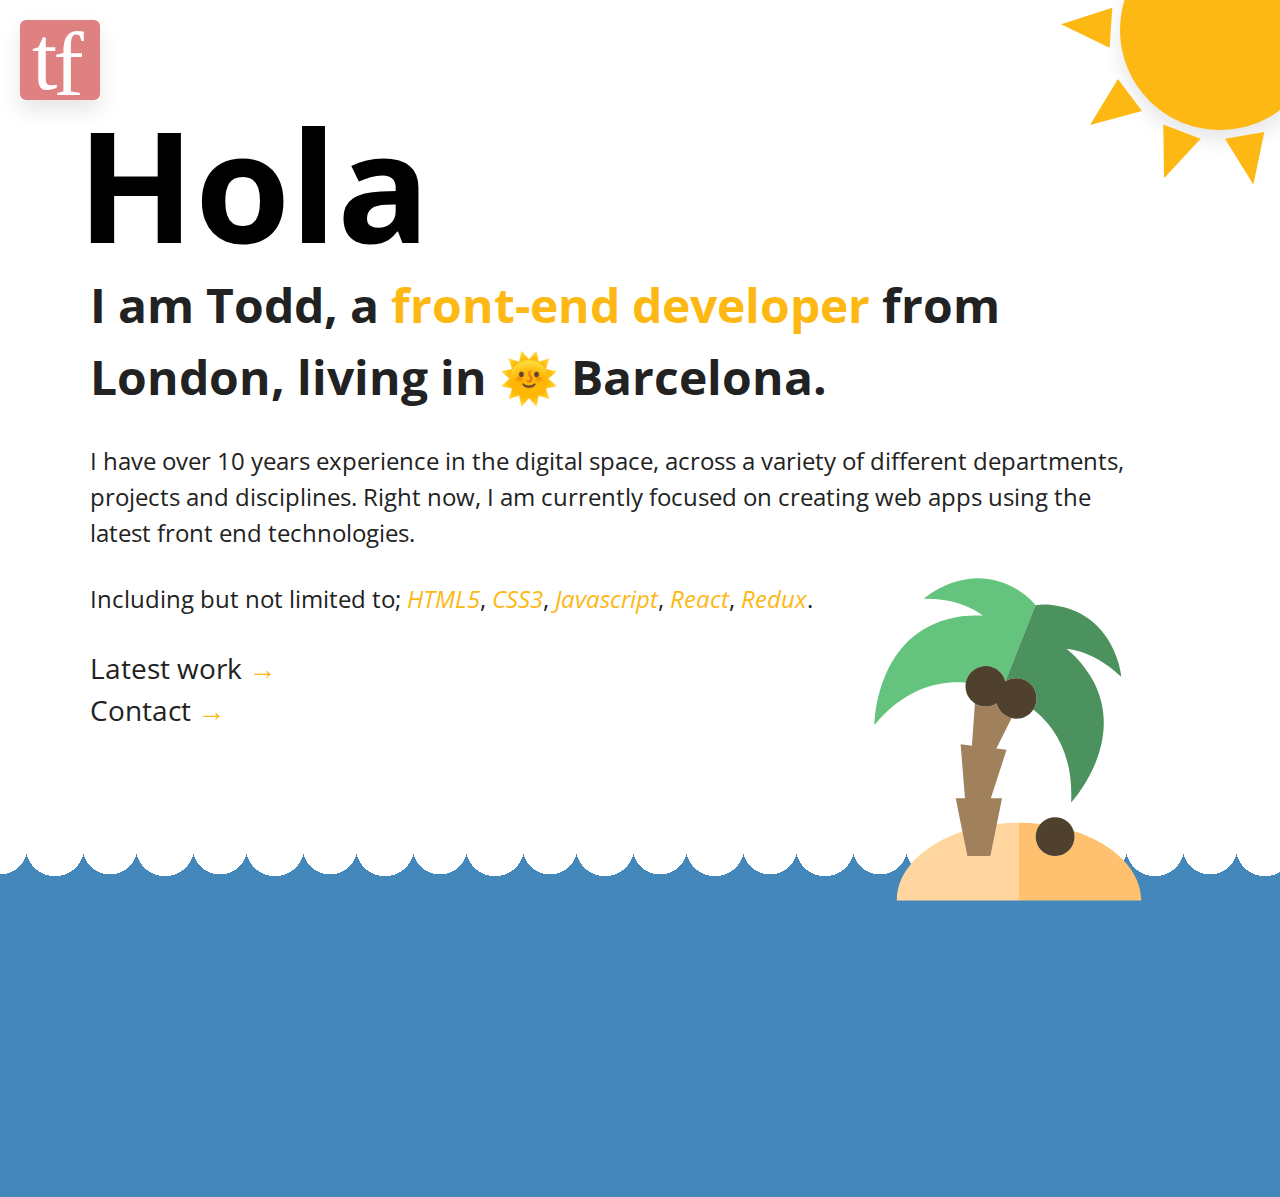
<file: index.html>
<!doctype html>
<html class="no-js" lang="">

<head>
  <meta charset="utf-8">
  <meta http-equiv="x-ua-compatible" content="ie=edge">
  <title>Portfolio of Todd Fraser</title>
  <meta name="description" content="">
  <meta name="viewport" content="width=device-width, initial-scale=1, shrink-to-fit=no">

  <link rel="stylesheet" href="css/normalize.css">
  <link rel="stylesheet" href="css/main.css">
  <link href="https://fonts.googleapis.com/css?family=Open+Sans" rel="stylesheet">

  <link rel="apple-touch-icon" sizes="120x120" href="/apple-touch-icon.png">
  <link rel="icon" type="image/png" sizes="32x32" href="/favicon-32x32.png">
  <link rel="icon" type="image/png" sizes="16x16" href="/favicon-16x16.png">
  <link rel="manifest" href="/site.webmanifest">
  <link rel="mask-icon" href="/safari-pinned-tab.svg" color="#5bbad5">
  <meta name="msapplication-TileColor" content="#da532c">
  <meta name="theme-color" content="#ffffff">

</head>

<body>
  <!--[if lte IE 9]>
    <p class="browserupgrade">You are using an <strong>outdated</strong> browser. Please <a href="https://browsehappy.com/">upgrade your browser</a> to improve your experience and security.</p>
  <![endif]-->

  <div class="sun-container">
    <div class="sun"></div>
    <div class="sun1"></div>
    <div class="sun2"></div>
    <div class="sun3"></div>
    <div class="sun4"></div>
  </div>

  <!--<div id="background-wrap">
    <div class="x1">
        <div class="bird"><span class="beak"></span></div>
    </div>
      
    <div class="x2">
        <div class="bird"><span class="beak"></span></div>
    </div>
      
    <div class="x3">
        <div class="bird"><span class="beak"></span></div>
    </div>
      
    <div class="x4">
        <div class="bird"><span class="beak"></span></div>
    </div>
      
    <div class="x5">
        <div class="bird"><span class="beak"></span></div>
    </div>
</div>-->

  <svg viewBox="0 0 132 132" class="logo bounce-in-top">
    <rect class="cls-1" width="132" height="132" rx="10" ry="10"/>
    <text id="t" class="cls-2" x="19.602" y="113.992">t</text>
    <text id="f" class="cls-2" x="55.227" y="123.809">f</text>
  </svg>

  <!--<div class="frame">
    <div class="plane-container">
    <svg version="1.1" xmlns="http://www.w3.org/2000/svg" xmlns:xlink="http://www.w3.org/1999/xlink" x="0px" y="0px"
    width="1131.53px" height="379.304px" viewBox="0 0 1131.53 379.304" enable-background="new 0 0 1131.53 379.304"
    xml:space="preserve" class="plane object move-plane">
    <polygon fill="#D8D8D8" points="72.008,0 274.113,140.173 274.113,301.804 390.796,221.102 601.682,367.302 1131.53,0.223  "/>
    <polygon fill="#C4C4C3" points="1131.53,0.223 274.113,140.173 274.113,301.804 390.796,221.102   "/>
    </svg>
    </div>
  </div>-->
  
  <section class="main-wrapper">
    <h1>Hola</h1>
    <h2>I am Todd, a <span>front-end</span> <span id="js-rotating">developer, designer, consultant</span> from London, living in 🌞 Barcelona.</h2>
    <p>  I have over 10 years experience in the digital space, across a variety of different departments, projects and disciplines. Right now, I am currently focused on creating web apps using the latest front end technologies.</p>
    <p>Including but not limited to; <i>HTML5</i>, <i>CSS3</i>, <i>Javascript</i>, <i>React</i>, <i>Redux</i>.</p>
    <ul>
      <li><a href="http://www.theriahgroup.co.uk">Latest work <span>&rarr;</span></a></li>
      <li><a href="mailto:kron_todd@hotmail.com">Contact <span>&rarr;</span></a></li>
    </ul>
  </section>

  <div class="island-wrapper">
  <svg version="1.1" id="Capa_1" xmlns="http://www.w3.org/2000/svg" xmlns:xlink="http://www.w3.org/1999/xlink" x="0px" y="0px"
   viewBox="0 0 360 360" style="enable-background:new 0 0 360 360;" xml:space="preserve" class="island" width="400">
    <path id="XMLID_2090_" style="fill:#FFD6A0;" d="M180,240.081c-6.806,0-13.465,0.396-19.929,1.149l-5.771,28.85h-20.832
      l-4.41-22.051C93.957,259.722,70,283.119,70,310.08h110C180,271.421,180,278.969,180,240.081z"/>
    <path id="XMLID_2091_" style="fill:#FFC170;" d="M290,310.08c0-27.399-24.742-51.117-60.778-62.611
      c1.121,3.662,1.064,7.713-0.456,11.551c-3.559,8.986-13.729,13.385-22.715,9.827c-8.985-3.559-13.385-13.727-9.826-22.714
      c0.742-1.875,1.785-3.536,3.032-4.981c-6.253-0.702-12.687-1.07-19.257-1.07c0,38.889,0,31.34,0,69.999H290z"/>
    <path id="XMLID_2092_" style="fill:#A0815C;" d="M154.301,270.08l5.771-28.85l4.646-23.232h-10.051l14.169-43.65l-9.218-1.079
      l13.757-27.363c-0.834-0.199-1.667-0.439-2.488-0.764c-5.679-2.249-9.582-7.037-10.959-12.543
      c-4.773,3.07-10.897,3.888-16.576,1.639c-1.078-0.427-2.085-0.955-3.031-1.553l-2.709,38.008l-10.156-1.188l3.929,48.494h-8.332
      l6.007,30.03l4.41,22.051H154.301z"/>
    <path id="XMLID_2093_" style="fill:#64C37D;" d="M156.773,100.342c5.68,2.249,9.584,7.038,10.961,12.544l0,0
      c8.165-20.619,26.556-67.061,27.167-68.605c-2.791-3.572-6.26-7.017-10.568-10.167c-46.927-34.311-90.143,4.371-90.143,4.371
      c25.068-0.276,42.009,6.51,53.427,15.32c-9.428-0.748-20.257-0.112-32.118,3.124C50.354,74.71,50,151.882,50,151.882
      c28.617-34.059,59.689-39.786,82.141-37.899c0.211-1.144,0.529-2.283,0.974-3.405C136.821,101.218,147.416,96.636,156.773,100.342z
      "/>
    <path id="XMLID_2094_" style="fill:#4B925E;" d="M184.311,111.247c9.359,3.705,13.943,14.299,10.237,23.659
      c-0.444,1.121-0.993,2.17-1.62,3.148c17.656,13.994,36.383,39.442,33.924,83.859c0,0,52.576-56.492,17.267-114.052
      c-6.429-10.48-13.888-18.357-21.272-24.266c14.355,1.394,31.35,8.046,49.432,25.41c0,0-5.018-57.782-62.713-64.901
      c-5.297-0.653-10.183-0.519-14.663,0.175c-0.611,1.545-19.002,47.986-27.167,68.605
      C172.508,109.815,178.632,108.998,184.311,111.247z"/>
    <path id="XMLID_2095_" style="fill:#50412E;" d="M159.928,132.599c1.377,5.506,5.28,10.294,10.959,12.543
      c0.821,0.325,1.654,0.564,2.488,0.764c7.539,1.806,15.399-1.382,19.553-7.852c0.627-0.979,1.176-2.027,1.62-3.148
      c3.706-9.36-0.878-19.954-10.237-23.659c-5.679-2.249-11.803-1.432-16.576,1.639l0,0c-1.377-5.506-5.281-10.295-10.961-12.544
      c-9.357-3.705-19.952,0.876-23.659,10.236c-0.444,1.122-0.763,2.262-0.974,3.405c-1.354,7.297,1.898,14.736,8.18,18.702
      c0.946,0.598,1.953,1.126,3.031,1.553C149.03,136.487,155.154,135.67,159.928,132.599z"/>
    <path id="XMLID_2096_" style="fill:#50412E;" d="M206.051,268.846c8.985,3.558,19.156-0.841,22.715-9.827
      c1.52-3.838,1.577-7.889,0.456-11.551c-1.504-4.913-5.137-9.125-10.284-11.163c-7.11-2.816-14.95-0.635-19.681,4.846
      c-1.247,1.445-2.29,3.106-3.032,4.981C192.666,255.119,197.065,265.288,206.051,268.846z"/>
    
  </svg>
</div>

  <div class="waves-wrapper">
  <div id="wave"><div class="fishes">
    <svg class="fish" id="fish">
      <path
        id="fish2"
        d="m 172.04828,20.913839 c 0.0489,-0.444179 -0.2178,-0.896934 -1.01784,-1.415715 -0.72801,-0.475049 -1.4826,-0.932948 -2.2149,-1.401138 -1.6035,-1.028129 -3.29018,-1.969653 -4.89798,-3.079244 -4.67074,-3.24131 -10.22127,-4.404923 -15.76322,-5.1509392 -2.27235,-0.286401 -4.81223,-0.168925 -6.72186,-1.574351 -1.48174,-1.081294 -4.04993,-4.828523 -6.86506,-6.456038 -0.4862,-0.290688 -2.77227,-1.44486897 -2.77227,-1.44486897 0,0 1.30939,3.55000597 1.60951,4.26429497 0.69542,1.644664 -0.38158,3.063809 -0.83262,4.642447 -0.29069,1.0418502 2.13772,0.8129002 2.26463,1.7827212 0.18179,1.432007 -4.15197,1.936211 -6.59152,2.417263 -3.65634,0.715146 -7.91635,2.082841 -11.56925,0.884071 -4.3046,-1.38313 -7.37269,-4.129669 -10.46566,-7.2354952 1.43801,6.7252892 5.4382,10.6028562 5.6157,11.4226162 0.18607,0.905509 -0.45961,1.091584 -1.04099,1.682394 -1.28967,1.265655 -6.91566,7.731125 -6.93366,9.781383 1.61379,-0.247815 3.56115,-1.660957 4.9803,-2.485862 1.58035,-0.905509 7.60593,-5.373029 9.29347,-6.065023 0.38587,-0.160351 5.0549,-1.531476 5.09434,-0.932949 0.0695,0.932949 -0.30784,1.137031 -0.18436,1.527189 0.22638,0.746016 1.44144,1.465449 2.02282,1.985088 1.50918,1.292237 3.21044,2.42841 4.27373,4.156252 1.49203,2.401827 1.55805,4.999163 1.98251,7.677102 0.99469,-0.111473 2.0091,-2.17545 2.55961,-2.992638 0.51278,-0.772598 2.38639,-4.07136 3.09725,-4.275442 0.67227,-0.204082 2.75511,0.958673 3.50284,1.180763 2.85973,0.848057 5.644,1.353976 8.56032,1.353976 3.50799,0.0094 12.726,0.258104 19.55505,-4.800226 0.75545,-0.567658 2.55703,-2.731104 2.55703,-2.731104 0,0 -0.37644,-0.577091 -1.04785,-0.790605 0.89779,-0.584808 1.8659,-1.211633 1.94993,-1.925922 z"
        style="fill:#e6cf8b;fill-opacity:0.7"
        inkscape:connector-curvature="0"
        sodipodi:nodetypes="cccccccccccccccccccccccccccccccc" />
      <path
        sodipodi:nodetypes="cccccccccccccccccccccccccccccccc"
        inkscape:connector-curvature="0"
        style="fill:#df8181;fill-opacity:0.7"
        d="m 234.99441,42.953992 c 0.0489,-0.44418 -0.2178,-0.896934 -1.01784,-1.415715 -0.72801,-0.47505 -1.4826,-0.932949 -2.2149,-1.401138 -1.6035,-1.02813 -3.29018,-1.969653 -4.89798,-3.079245 -4.67074,-3.24131 -10.22127,-4.404923 -15.76322,-5.150939 -2.27235,-0.286401 -4.81223,-0.168925 -6.72186,-1.574351 -1.48174,-1.081294 -4.04993,-4.828523 -6.86506,-6.456038 -0.4862,-0.290688 -2.77227,-1.444869 -2.77227,-1.444869 0,0 1.30939,3.550006 1.60951,4.264295 0.69542,1.644664 -0.38158,3.063809 -0.83262,4.642447 -0.29069,1.04185 2.13772,0.8129 2.26463,1.782721 0.18179,1.432007 -4.15197,1.936211 -6.59152,2.417263 -3.65634,0.715146 -7.91635,2.082842 -11.56925,0.884072 -4.3046,-1.383131 -7.37269,-4.12967 -10.46566,-7.235496 1.43801,6.725289 5.4382,10.602857 5.6157,11.422617 0.18607,0.905508 -0.45961,1.091583 -1.04099,1.682394 -1.28967,1.265654 -6.91566,7.731125 -6.93366,9.781382 1.61379,-0.247815 3.56115,-1.660957 4.9803,-2.485862 1.58035,-0.905509 7.60593,-5.373029 9.29347,-6.065023 0.38587,-0.160351 5.0549,-1.531476 5.09434,-0.932948 0.0695,0.932948 -0.30784,1.137031 -0.18436,1.527188 0.22638,0.746016 1.44144,1.46545 2.02282,1.985088 1.50918,1.292237 3.21044,2.42841 4.27373,4.156252 1.49203,2.401827 1.55805,4.999163 1.98251,7.677102 0.99469,-0.111473 2.0091,-2.17545 2.55961,-2.992638 0.51278,-0.772598 2.38639,-4.071359 3.09725,-4.275442 0.67227,-0.204082 2.75511,0.958673 3.50284,1.180763 2.85973,0.848057 5.644,1.353976 8.56032,1.353976 3.50799,0.0094 12.726,0.258104 19.55505,-4.800226 0.75545,-0.567658 2.55703,-2.731104 2.55703,-2.731104 0,0 -0.37644,-0.57709 -1.04785,-0.790605 0.89779,-0.584808 1.8659,-1.211633 1.94993,-1.925921 z"
        id="fish3" />
      <path
        id="fish6"
        d="m 200.07076,80.737109 c 0.0489,-0.44418 -0.2178,-0.896934 -1.01784,-1.415715 -0.72801,-0.47505 -1.4826,-0.932949 -2.2149,-1.401138 -1.6035,-1.02813 -3.29018,-1.969653 -4.89798,-3.079245 -4.67074,-3.24131 -10.22127,-4.404923 -15.76322,-5.150939 -2.27235,-0.286401 -4.81223,-0.168925 -6.72186,-1.574351 -1.48174,-1.081294 -4.04993,-4.828523 -6.86506,-6.456038 -0.4862,-0.290688 -2.77227,-1.444869 -2.77227,-1.444869 0,0 1.30939,3.550006 1.60951,4.264295 0.69542,1.644664 -0.38158,3.063809 -0.83262,4.642447 -0.29069,1.04185 2.13772,0.8129 2.26463,1.782721 0.18179,1.432007 -4.15197,1.936211 -6.59152,2.417263 -3.65634,0.715146 -7.91635,2.082842 -11.56925,0.884072 -4.3046,-1.383131 -7.37269,-4.12967 -10.46566,-7.235496 1.43801,6.725289 5.4382,10.602857 5.6157,11.422617 0.18607,0.905508 -0.45961,1.091583 -1.04099,1.682394 -1.28967,1.265654 -6.91566,7.731125 -6.93366,9.781382 1.61379,-0.247815 3.56115,-1.660957 4.9803,-2.485862 1.58035,-0.905509 7.60593,-5.373029 9.29347,-6.065023 0.38587,-0.160351 5.0549,-1.531476 5.09434,-0.932948 0.0695,0.932948 -0.30784,1.137031 -0.18436,1.527188 0.22638,0.746016 1.44144,1.46545 2.02282,1.985088 1.50918,1.292237 3.21044,2.42841 4.27373,4.156252 1.49203,2.401827 1.55805,4.999163 1.98251,7.677102 0.99469,-0.111473 2.0091,-2.17545 2.55961,-2.992638 0.51278,-0.772598 2.38639,-4.071359 3.09725,-4.275442 0.67227,-0.204082 2.75511,0.958673 3.50284,1.180763 2.85973,0.848057 5.644,1.353976 8.56032,1.353976 3.50799,0.0094 12.726,0.258104 19.55505,-4.800226 0.75545,-0.567658 2.55703,-2.731104 2.55703,-2.731104 0,0 -0.37644,-0.57709 -1.04785,-0.790605 0.89779,-0.584808 1.8659,-1.211633 1.94993,-1.925921 z"
        style="fill:#e6cf8b;fill-opacity:0.7"
        inkscape:connector-curvature="0"
        sodipodi:nodetypes="cccccccccccccccccccccccccccccccc" />
      <path
        sodipodi:nodetypes="cccccccccccccccccccccccccccccccc"
        inkscape:connector-curvature="0"
        style="fill:#e6cf8b;fill-opacity:0.7"
        d="m 77.275623,89.018799 c 0.0489,-0.44418 -0.2178,-0.896934 -1.01784,-1.415715 -0.72801,-0.47505 -1.4826,-0.932949 -2.2149,-1.401138 -1.6035,-1.02813 -3.29018,-1.969653 -4.89798,-3.079245 -4.67074,-3.24131 -10.22127,-4.404923 -15.76322,-5.150939 -2.272347,-0.286401 -4.812227,-0.168925 -6.721857,-1.574351 -1.48174,-1.081294 -4.04993,-4.828523 -6.86506,-6.456038 -0.4862,-0.290688 -2.77227,-1.444869 -2.77227,-1.444869 0,0 1.30939,3.550006 1.60951,4.264295 0.69542,1.644664 -0.38158,3.063809 -0.83262,4.642447 -0.29069,1.04185 2.13772,0.8129 2.26463,1.782721 0.18179,1.432007 -4.15197,1.936211 -6.59152,2.417263 -3.65634,0.715146 -7.91635,2.082842 -11.56925,0.884072 -4.3046,-1.383131 -7.37269,-4.12967 -10.46566,-7.235496 1.43801,6.725289 5.4382,10.602857 5.6157,11.422617 0.18607,0.905508 -0.45961,1.091583 -1.04099,1.682394 -1.28967,1.265654 -6.9156603,7.731122 -6.9336603,9.781382 1.6137903,-0.24782 3.5611503,-1.66096 4.9803003,-2.48586 1.58035,-0.90551 7.60593,-5.37303 9.29347,-6.065025 0.38587,-0.160351 5.0549,-1.531476 5.09434,-0.932948 0.0695,0.932948 -0.30784,1.137031 -0.18436,1.527183 0.22638,0.74602 1.44144,1.46546 2.02282,1.98509 1.50918,1.29224 3.21044,2.42841 4.27373,4.15625 1.49203,2.40183 1.55805,4.999171 1.98251,7.677111 0.99469,-0.11148 2.0091,-2.17545 2.55961,-2.99264 0.51278,-0.7726 2.38639,-4.071361 3.09725,-4.275441 0.67227,-0.20408 2.75511,0.95867 3.50284,1.18076 2.85973,0.84806 5.644,1.35398 8.560317,1.35398 3.50799,0.009 12.726,0.2581 19.55505,-4.80023 0.75545,-0.56766 2.55703,-2.7311 2.55703,-2.7311 0,0 -0.37644,-0.57709 -1.04785,-0.79061 0.89779,-0.58481 1.8659,-1.211632 1.94993,-1.92592 z"
        id="fish4" />
      <path
        id="fish5"
        d="m 127.65312,60.900973 c 0.0489,-0.44418 -0.2178,-0.896934 -1.01784,-1.415715 -0.72801,-0.47505 -1.4826,-0.932949 -2.2149,-1.401138 -1.6035,-1.02813 -3.29018,-1.969653 -4.89799,-3.079245 -4.67074,-3.24131 -10.22127,-4.404923 -15.76322,-5.150939 -2.27235,-0.286401 -4.812228,-0.168925 -6.721858,-1.574351 -1.48174,-1.081294 -4.04993,-4.828523 -6.86506,-6.456038 -0.4862,-0.290688 -2.77227,-1.444869 -2.77227,-1.444869 0,0 1.30939,3.550006 1.60951,4.264295 0.69542,1.644664 -0.38158,3.063809 -0.83262,4.642447 -0.29069,1.04185 2.13772,0.8129 2.26463,1.782721 0.18179,1.432007 -4.15197,1.936211 -6.59152,2.417263 -3.65634,0.715146 -7.91635,2.082842 -11.56925,0.884072 -4.3046,-1.383131 -7.37269,-4.12967 -10.46566,-7.235496 1.43801,6.725289 5.4382,10.602857 5.6157,11.422617 0.18607,0.905508 -0.45961,1.091583 -1.04099,1.682394 -1.28967,1.265654 -6.91566,7.731125 -6.93366,9.781382 1.61379,-0.247815 3.56115,-1.660957 4.9803,-2.485862 1.58035,-0.905509 7.60593,-5.373029 9.29347,-6.065023 0.38587,-0.160351 5.0549,-1.531476 5.09434,-0.932948 0.0695,0.932948 -0.30784,1.137031 -0.18436,1.527188 0.22638,0.746016 1.44144,1.46545 2.02282,1.985088 1.50918,1.292237 3.21044,2.42841 4.27373,4.156252 1.49203,2.401827 1.55805,4.999163 1.98251,7.677102 0.99469,-0.111473 2.0091,-2.17545 2.55961,-2.992638 0.51278,-0.772598 2.38639,-4.071359 3.09725,-4.275442 0.67227,-0.204082 2.75511,0.958673 3.50284,1.180763 2.85973,0.848057 5.643998,1.353976 8.560318,1.353976 3.50799,0.0094 12.726,0.258104 19.55506,-4.800226 0.75545,-0.567658 2.55703,-2.731104 2.55703,-2.731104 0,0 -0.37644,-0.57709 -1.04785,-0.790605 0.89779,-0.584808 1.8659,-1.211633 1.94993,-1.925921 z"
        style="fill:#aaf0d1;fill-opacity:0.7"
        inkscape:connector-curvature="0"
        sodipodi:nodetypes="cccccccccccccccccccccccccccccccc" />
      <path
          d="m 68.19699,20.522295 c 0.0489,-0.44418 -0.2178,-0.896934 -1.01784,-1.415715 -0.72801,-0.47505 -1.4826,-0.932949 -2.2149,-1.401138 -1.6035,-1.02813 -3.29018,-1.969653 -4.89798,-3.079245 C 55.39553,11.384887 49.845,10.221274 44.30305,9.4752582 42.0307,9.1888572 39.49082,9.3063332 37.58119,7.900907 36.09945,6.819613 33.53126,3.072384 30.71613,1.444869 30.22993,1.154181 27.94386,0 27.94386,0 c 0,0 1.30939,3.550006 1.60951,4.264295 0.69542,1.644664 -0.38158,3.063809 -0.83262,4.642447 -0.29069,1.0418502 2.13772,0.8129002 2.26463,1.782721 0.18179,1.432007 -4.15197,1.936211 -6.59152,2.417263 -3.65634,0.715146 -7.91635,2.082842 -11.56925,0.884072 C 8.52001,12.607667 5.45192,9.8611282 2.35895,6.755302 3.79696,13.480591 7.79715,17.358159 7.97465,18.177919 8.16072,19.083427 7.51504,19.269502 6.93366,19.860313 5.64399,21.125967 0.018,27.591438 0,29.641695 1.61379,29.39388 3.56115,27.980738 4.9803,27.155833 c 1.58035,-0.905509 7.60593,-5.373029 9.29347,-6.065023 0.38587,-0.160351 5.0549,-1.531476 5.09434,-0.932948 0.0695,0.932948 -0.30784,1.137031 -0.18436,1.527188 0.22638,0.746016 1.44144,1.46545 2.02282,1.985088 1.50918,1.292237 3.21044,2.42841 4.27373,4.156252 1.49203,2.401827 1.55805,4.999163 1.98251,7.677102 0.99469,-0.111473 2.0091,-2.17545 2.55961,-2.992638 0.51278,-0.772598 2.38639,-4.071359 3.09725,-4.275442 0.67227,-0.204082 2.75511,0.958673 3.50284,1.180763 2.85973,0.848057 5.644,1.353976 8.56032,1.353976 3.50799,0.0094 12.726,0.258104 19.55505,-4.800226 0.75545,-0.567658 2.55703,-2.731104 2.55703,-2.731104 0,0 -0.37644,-0.57709 -1.04785,-0.790605 0.89779,-0.584808 1.8659,-1.211633 1.94993,-1.925921 z"
        id="fish1" />
    </svg>
  </div></div>
  </div>
  
  
  <script src="js/vendor/modernizr-3.6.0.min.js"></script>
  <script src="https://code.jquery.com/jquery-3.3.1.min.js" integrity="sha256-FgpCb/KJQlLNfOu91ta32o/NMZxltwRo8QtmkMRdAu8=" crossorigin="anonymous"></script>
  <script>window.jQuery || document.write('<script src="js/vendor/jquery-3.3.1.min.js"><\/script>')</script>
  <script src="js/plugins.js"></script>
  <script src="js/main.js"></script>
  <script>
      $("#js-rotating").Morphext({
          animation: "rotateIn",
          complete: function () {
              console.log("This is called after a phrase is animated in! Current phrase index: " + this.index);
          }
      });
  </script>
  <script>
    window.ga = function () { ga.q.push(arguments) }; ga.q = []; ga.l = +new Date;
    ga('create', 'UA-XXXXX-Y', 'auto'); ga('send', 'pageview')
  </script>
  <script src="https://www.google-analytics.com/analytics.js" async defer></script>
</body>

</html>
</file>
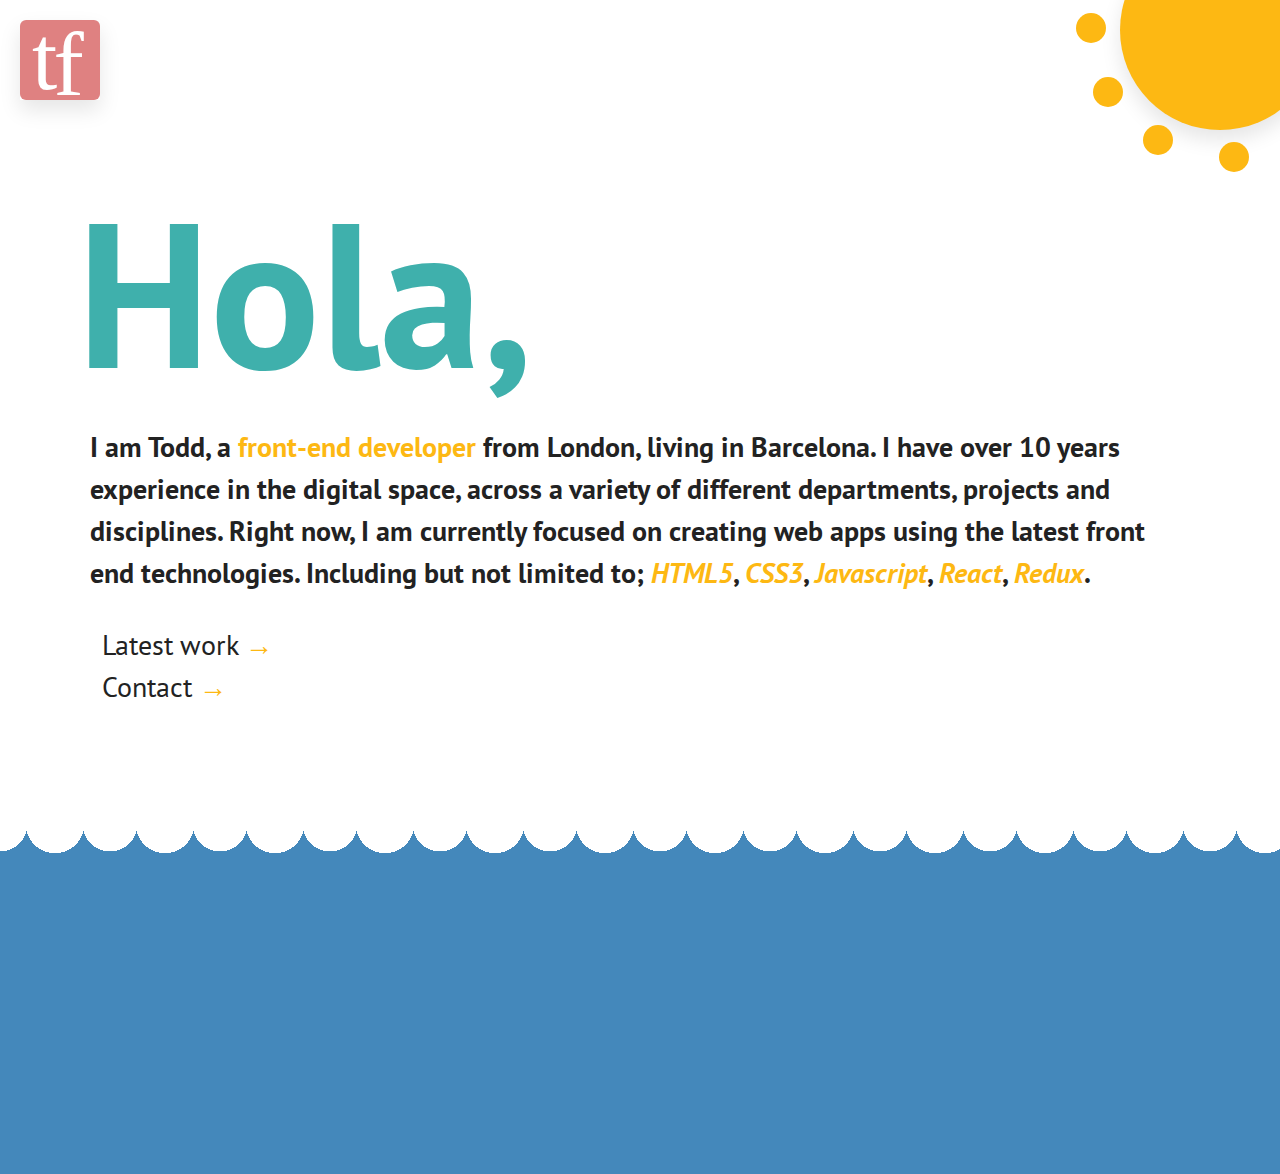
<file: _archive/index.html>
<!doctype html>
<html class="no-js" lang="">

<head>
  <meta charset="utf-8">
  <meta http-equiv="x-ua-compatible" content="ie=edge">
  <title>Portfolio of Todd Fraser</title>
  <meta name="description" content="">
  <meta name="viewport" content="width=device-width, initial-scale=1, shrink-to-fit=no">

  <link rel="manifest" href="site.webmanifest">
  <link rel="apple-touch-icon" href="icon.png">

  <link rel="stylesheet" href="css/normalize.css">
  <link rel="stylesheet" href="css/main.css">
  <link href="https://fonts.googleapis.com/css?family=PT+Sans" rel="stylesheet">

</head>

<body>
  <!--[if lte IE 9]>
    <p class="browserupgrade">You are using an <strong>outdated</strong> browser. Please <a href="https://browsehappy.com/">upgrade your browser</a> to improve your experience and security.</p>
  <![endif]-->

  <div class="sun-container">
    <div class="sun"></div>
    <div class="sun1"></div>
    <div class="sun2"></div>
    <div class="sun3"></div>
    <div class="sun4"></div>
  </div>

  <!--<div id="background-wrap">
    <div class="x1">
        <div class="bird"><span class="beak"></span></div>
    </div>
      
    <div class="x2">
        <div class="bird"><span class="beak"></span></div>
    </div>
      
    <div class="x3">
        <div class="bird"><span class="beak"></span></div>
    </div>
      
    <div class="x4">
        <div class="bird"><span class="beak"></span></div>
    </div>
      
    <div class="x5">
        <div class="bird"><span class="beak"></span></div>
    </div>
</div>-->

  <svg viewBox="0 0 132 132" class="logo">
    <rect class="cls-1" width="132" height="132" rx="10" ry="10"/>
    <text id="t" class="cls-2" x="19.602" y="113.992">t</text>
    <text id="f" class="cls-2" x="55.227" y="123.809">f</text>
  </svg>
  
  <h1>Hola,</h1>
  <h2>I am Todd, a <span>front-end</span> <span id="js-rotating">developer, designer, consultant</span> from London, living in Barcelona. I have over 10 years experience in the digital space, across a variety of different departments, projects and disciplines. Right now, I am currently focused on creating web apps using the latest front end technologies. Including but not limited to; <i>HTML5</i>, <i>CSS3</i>, <i>Javascript</i>, <i>React</i>, <i>Redux</i>.</h2>
  <ul>
    <li><a href="http://www.theriahgroup.co.uk">Latest work <span>&rarr;</span></a></li>
    <li><a href="mailto:kron_todd@hotmail.com">Contact <span>&rarr;</span></a></li>
  </ul>

  <div class="waves-wrapper">
  <div id="wave"><div class="fishes">
    <svg class="fish" id="fish">
      <path
        id="fish2"
        d="m 172.04828,20.913839 c 0.0489,-0.444179 -0.2178,-0.896934 -1.01784,-1.415715 -0.72801,-0.475049 -1.4826,-0.932948 -2.2149,-1.401138 -1.6035,-1.028129 -3.29018,-1.969653 -4.89798,-3.079244 -4.67074,-3.24131 -10.22127,-4.404923 -15.76322,-5.1509392 -2.27235,-0.286401 -4.81223,-0.168925 -6.72186,-1.574351 -1.48174,-1.081294 -4.04993,-4.828523 -6.86506,-6.456038 -0.4862,-0.290688 -2.77227,-1.44486897 -2.77227,-1.44486897 0,0 1.30939,3.55000597 1.60951,4.26429497 0.69542,1.644664 -0.38158,3.063809 -0.83262,4.642447 -0.29069,1.0418502 2.13772,0.8129002 2.26463,1.7827212 0.18179,1.432007 -4.15197,1.936211 -6.59152,2.417263 -3.65634,0.715146 -7.91635,2.082841 -11.56925,0.884071 -4.3046,-1.38313 -7.37269,-4.129669 -10.46566,-7.2354952 1.43801,6.7252892 5.4382,10.6028562 5.6157,11.4226162 0.18607,0.905509 -0.45961,1.091584 -1.04099,1.682394 -1.28967,1.265655 -6.91566,7.731125 -6.93366,9.781383 1.61379,-0.247815 3.56115,-1.660957 4.9803,-2.485862 1.58035,-0.905509 7.60593,-5.373029 9.29347,-6.065023 0.38587,-0.160351 5.0549,-1.531476 5.09434,-0.932949 0.0695,0.932949 -0.30784,1.137031 -0.18436,1.527189 0.22638,0.746016 1.44144,1.465449 2.02282,1.985088 1.50918,1.292237 3.21044,2.42841 4.27373,4.156252 1.49203,2.401827 1.55805,4.999163 1.98251,7.677102 0.99469,-0.111473 2.0091,-2.17545 2.55961,-2.992638 0.51278,-0.772598 2.38639,-4.07136 3.09725,-4.275442 0.67227,-0.204082 2.75511,0.958673 3.50284,1.180763 2.85973,0.848057 5.644,1.353976 8.56032,1.353976 3.50799,0.0094 12.726,0.258104 19.55505,-4.800226 0.75545,-0.567658 2.55703,-2.731104 2.55703,-2.731104 0,0 -0.37644,-0.577091 -1.04785,-0.790605 0.89779,-0.584808 1.8659,-1.211633 1.94993,-1.925922 z"
        style="fill:#e6cf8b;fill-opacity:0.7"
        inkscape:connector-curvature="0"
        sodipodi:nodetypes="cccccccccccccccccccccccccccccccc" />
      <path
        sodipodi:nodetypes="cccccccccccccccccccccccccccccccc"
        inkscape:connector-curvature="0"
        style="fill:#e6cf8b;fill-opacity:0.7"
        d="m 234.99441,42.953992 c 0.0489,-0.44418 -0.2178,-0.896934 -1.01784,-1.415715 -0.72801,-0.47505 -1.4826,-0.932949 -2.2149,-1.401138 -1.6035,-1.02813 -3.29018,-1.969653 -4.89798,-3.079245 -4.67074,-3.24131 -10.22127,-4.404923 -15.76322,-5.150939 -2.27235,-0.286401 -4.81223,-0.168925 -6.72186,-1.574351 -1.48174,-1.081294 -4.04993,-4.828523 -6.86506,-6.456038 -0.4862,-0.290688 -2.77227,-1.444869 -2.77227,-1.444869 0,0 1.30939,3.550006 1.60951,4.264295 0.69542,1.644664 -0.38158,3.063809 -0.83262,4.642447 -0.29069,1.04185 2.13772,0.8129 2.26463,1.782721 0.18179,1.432007 -4.15197,1.936211 -6.59152,2.417263 -3.65634,0.715146 -7.91635,2.082842 -11.56925,0.884072 -4.3046,-1.383131 -7.37269,-4.12967 -10.46566,-7.235496 1.43801,6.725289 5.4382,10.602857 5.6157,11.422617 0.18607,0.905508 -0.45961,1.091583 -1.04099,1.682394 -1.28967,1.265654 -6.91566,7.731125 -6.93366,9.781382 1.61379,-0.247815 3.56115,-1.660957 4.9803,-2.485862 1.58035,-0.905509 7.60593,-5.373029 9.29347,-6.065023 0.38587,-0.160351 5.0549,-1.531476 5.09434,-0.932948 0.0695,0.932948 -0.30784,1.137031 -0.18436,1.527188 0.22638,0.746016 1.44144,1.46545 2.02282,1.985088 1.50918,1.292237 3.21044,2.42841 4.27373,4.156252 1.49203,2.401827 1.55805,4.999163 1.98251,7.677102 0.99469,-0.111473 2.0091,-2.17545 2.55961,-2.992638 0.51278,-0.772598 2.38639,-4.071359 3.09725,-4.275442 0.67227,-0.204082 2.75511,0.958673 3.50284,1.180763 2.85973,0.848057 5.644,1.353976 8.56032,1.353976 3.50799,0.0094 12.726,0.258104 19.55505,-4.800226 0.75545,-0.567658 2.55703,-2.731104 2.55703,-2.731104 0,0 -0.37644,-0.57709 -1.04785,-0.790605 0.89779,-0.584808 1.8659,-1.211633 1.94993,-1.925921 z"
        id="fish3" />
      <path
        id="fish6"
        d="m 200.07076,80.737109 c 0.0489,-0.44418 -0.2178,-0.896934 -1.01784,-1.415715 -0.72801,-0.47505 -1.4826,-0.932949 -2.2149,-1.401138 -1.6035,-1.02813 -3.29018,-1.969653 -4.89798,-3.079245 -4.67074,-3.24131 -10.22127,-4.404923 -15.76322,-5.150939 -2.27235,-0.286401 -4.81223,-0.168925 -6.72186,-1.574351 -1.48174,-1.081294 -4.04993,-4.828523 -6.86506,-6.456038 -0.4862,-0.290688 -2.77227,-1.444869 -2.77227,-1.444869 0,0 1.30939,3.550006 1.60951,4.264295 0.69542,1.644664 -0.38158,3.063809 -0.83262,4.642447 -0.29069,1.04185 2.13772,0.8129 2.26463,1.782721 0.18179,1.432007 -4.15197,1.936211 -6.59152,2.417263 -3.65634,0.715146 -7.91635,2.082842 -11.56925,0.884072 -4.3046,-1.383131 -7.37269,-4.12967 -10.46566,-7.235496 1.43801,6.725289 5.4382,10.602857 5.6157,11.422617 0.18607,0.905508 -0.45961,1.091583 -1.04099,1.682394 -1.28967,1.265654 -6.91566,7.731125 -6.93366,9.781382 1.61379,-0.247815 3.56115,-1.660957 4.9803,-2.485862 1.58035,-0.905509 7.60593,-5.373029 9.29347,-6.065023 0.38587,-0.160351 5.0549,-1.531476 5.09434,-0.932948 0.0695,0.932948 -0.30784,1.137031 -0.18436,1.527188 0.22638,0.746016 1.44144,1.46545 2.02282,1.985088 1.50918,1.292237 3.21044,2.42841 4.27373,4.156252 1.49203,2.401827 1.55805,4.999163 1.98251,7.677102 0.99469,-0.111473 2.0091,-2.17545 2.55961,-2.992638 0.51278,-0.772598 2.38639,-4.071359 3.09725,-4.275442 0.67227,-0.204082 2.75511,0.958673 3.50284,1.180763 2.85973,0.848057 5.644,1.353976 8.56032,1.353976 3.50799,0.0094 12.726,0.258104 19.55505,-4.800226 0.75545,-0.567658 2.55703,-2.731104 2.55703,-2.731104 0,0 -0.37644,-0.57709 -1.04785,-0.790605 0.89779,-0.584808 1.8659,-1.211633 1.94993,-1.925921 z"
        style="fill:#e6cf8b;fill-opacity:0.7"
        inkscape:connector-curvature="0"
        sodipodi:nodetypes="cccccccccccccccccccccccccccccccc" />
      <path
        sodipodi:nodetypes="cccccccccccccccccccccccccccccccc"
        inkscape:connector-curvature="0"
        style="fill:#e6cf8b;fill-opacity:0.7"
        d="m 77.275623,89.018799 c 0.0489,-0.44418 -0.2178,-0.896934 -1.01784,-1.415715 -0.72801,-0.47505 -1.4826,-0.932949 -2.2149,-1.401138 -1.6035,-1.02813 -3.29018,-1.969653 -4.89798,-3.079245 -4.67074,-3.24131 -10.22127,-4.404923 -15.76322,-5.150939 -2.272347,-0.286401 -4.812227,-0.168925 -6.721857,-1.574351 -1.48174,-1.081294 -4.04993,-4.828523 -6.86506,-6.456038 -0.4862,-0.290688 -2.77227,-1.444869 -2.77227,-1.444869 0,0 1.30939,3.550006 1.60951,4.264295 0.69542,1.644664 -0.38158,3.063809 -0.83262,4.642447 -0.29069,1.04185 2.13772,0.8129 2.26463,1.782721 0.18179,1.432007 -4.15197,1.936211 -6.59152,2.417263 -3.65634,0.715146 -7.91635,2.082842 -11.56925,0.884072 -4.3046,-1.383131 -7.37269,-4.12967 -10.46566,-7.235496 1.43801,6.725289 5.4382,10.602857 5.6157,11.422617 0.18607,0.905508 -0.45961,1.091583 -1.04099,1.682394 -1.28967,1.265654 -6.9156603,7.731122 -6.9336603,9.781382 1.6137903,-0.24782 3.5611503,-1.66096 4.9803003,-2.48586 1.58035,-0.90551 7.60593,-5.37303 9.29347,-6.065025 0.38587,-0.160351 5.0549,-1.531476 5.09434,-0.932948 0.0695,0.932948 -0.30784,1.137031 -0.18436,1.527183 0.22638,0.74602 1.44144,1.46546 2.02282,1.98509 1.50918,1.29224 3.21044,2.42841 4.27373,4.15625 1.49203,2.40183 1.55805,4.999171 1.98251,7.677111 0.99469,-0.11148 2.0091,-2.17545 2.55961,-2.99264 0.51278,-0.7726 2.38639,-4.071361 3.09725,-4.275441 0.67227,-0.20408 2.75511,0.95867 3.50284,1.18076 2.85973,0.84806 5.644,1.35398 8.560317,1.35398 3.50799,0.009 12.726,0.2581 19.55505,-4.80023 0.75545,-0.56766 2.55703,-2.7311 2.55703,-2.7311 0,0 -0.37644,-0.57709 -1.04785,-0.79061 0.89779,-0.58481 1.8659,-1.211632 1.94993,-1.92592 z"
        id="fish4" />
      <path
        id="fish5"
        d="m 127.65312,60.900973 c 0.0489,-0.44418 -0.2178,-0.896934 -1.01784,-1.415715 -0.72801,-0.47505 -1.4826,-0.932949 -2.2149,-1.401138 -1.6035,-1.02813 -3.29018,-1.969653 -4.89799,-3.079245 -4.67074,-3.24131 -10.22127,-4.404923 -15.76322,-5.150939 -2.27235,-0.286401 -4.812228,-0.168925 -6.721858,-1.574351 -1.48174,-1.081294 -4.04993,-4.828523 -6.86506,-6.456038 -0.4862,-0.290688 -2.77227,-1.444869 -2.77227,-1.444869 0,0 1.30939,3.550006 1.60951,4.264295 0.69542,1.644664 -0.38158,3.063809 -0.83262,4.642447 -0.29069,1.04185 2.13772,0.8129 2.26463,1.782721 0.18179,1.432007 -4.15197,1.936211 -6.59152,2.417263 -3.65634,0.715146 -7.91635,2.082842 -11.56925,0.884072 -4.3046,-1.383131 -7.37269,-4.12967 -10.46566,-7.235496 1.43801,6.725289 5.4382,10.602857 5.6157,11.422617 0.18607,0.905508 -0.45961,1.091583 -1.04099,1.682394 -1.28967,1.265654 -6.91566,7.731125 -6.93366,9.781382 1.61379,-0.247815 3.56115,-1.660957 4.9803,-2.485862 1.58035,-0.905509 7.60593,-5.373029 9.29347,-6.065023 0.38587,-0.160351 5.0549,-1.531476 5.09434,-0.932948 0.0695,0.932948 -0.30784,1.137031 -0.18436,1.527188 0.22638,0.746016 1.44144,1.46545 2.02282,1.985088 1.50918,1.292237 3.21044,2.42841 4.27373,4.156252 1.49203,2.401827 1.55805,4.999163 1.98251,7.677102 0.99469,-0.111473 2.0091,-2.17545 2.55961,-2.992638 0.51278,-0.772598 2.38639,-4.071359 3.09725,-4.275442 0.67227,-0.204082 2.75511,0.958673 3.50284,1.180763 2.85973,0.848057 5.643998,1.353976 8.560318,1.353976 3.50799,0.0094 12.726,0.258104 19.55506,-4.800226 0.75545,-0.567658 2.55703,-2.731104 2.55703,-2.731104 0,0 -0.37644,-0.57709 -1.04785,-0.790605 0.89779,-0.584808 1.8659,-1.211633 1.94993,-1.925921 z"
        style="fill:#aaf0d1;fill-opacity:0.7"
        inkscape:connector-curvature="0"
        sodipodi:nodetypes="cccccccccccccccccccccccccccccccc" />
      <path
          d="m 68.19699,20.522295 c 0.0489,-0.44418 -0.2178,-0.896934 -1.01784,-1.415715 -0.72801,-0.47505 -1.4826,-0.932949 -2.2149,-1.401138 -1.6035,-1.02813 -3.29018,-1.969653 -4.89798,-3.079245 C 55.39553,11.384887 49.845,10.221274 44.30305,9.4752582 42.0307,9.1888572 39.49082,9.3063332 37.58119,7.900907 36.09945,6.819613 33.53126,3.072384 30.71613,1.444869 30.22993,1.154181 27.94386,0 27.94386,0 c 0,0 1.30939,3.550006 1.60951,4.264295 0.69542,1.644664 -0.38158,3.063809 -0.83262,4.642447 -0.29069,1.0418502 2.13772,0.8129002 2.26463,1.782721 0.18179,1.432007 -4.15197,1.936211 -6.59152,2.417263 -3.65634,0.715146 -7.91635,2.082842 -11.56925,0.884072 C 8.52001,12.607667 5.45192,9.8611282 2.35895,6.755302 3.79696,13.480591 7.79715,17.358159 7.97465,18.177919 8.16072,19.083427 7.51504,19.269502 6.93366,19.860313 5.64399,21.125967 0.018,27.591438 0,29.641695 1.61379,29.39388 3.56115,27.980738 4.9803,27.155833 c 1.58035,-0.905509 7.60593,-5.373029 9.29347,-6.065023 0.38587,-0.160351 5.0549,-1.531476 5.09434,-0.932948 0.0695,0.932948 -0.30784,1.137031 -0.18436,1.527188 0.22638,0.746016 1.44144,1.46545 2.02282,1.985088 1.50918,1.292237 3.21044,2.42841 4.27373,4.156252 1.49203,2.401827 1.55805,4.999163 1.98251,7.677102 0.99469,-0.111473 2.0091,-2.17545 2.55961,-2.992638 0.51278,-0.772598 2.38639,-4.071359 3.09725,-4.275442 0.67227,-0.204082 2.75511,0.958673 3.50284,1.180763 2.85973,0.848057 5.644,1.353976 8.56032,1.353976 3.50799,0.0094 12.726,0.258104 19.55505,-4.800226 0.75545,-0.567658 2.55703,-2.731104 2.55703,-2.731104 0,0 -0.37644,-0.57709 -1.04785,-0.790605 0.89779,-0.584808 1.8659,-1.211633 1.94993,-1.925921 z"
        id="fish1" />
    </svg>
  </div></div>
  </div>

  

  
  
  
  <script src="js/vendor/modernizr-3.6.0.min.js"></script>
  <script src="https://code.jquery.com/jquery-3.3.1.min.js" integrity="sha256-FgpCb/KJQlLNfOu91ta32o/NMZxltwRo8QtmkMRdAu8=" crossorigin="anonymous"></script>
  <script>window.jQuery || document.write('<script src="js/vendor/jquery-3.3.1.min.js"><\/script>')</script>
  <script src="js/plugins.js"></script>
  <script src="js/main.js"></script>
  <script>
      $("#js-rotating").Morphext({
          animation: "rotateIn",
          complete: function () {
              console.log("This is called after a phrase is animated in! Current phrase index: " + this.index);
          }
      });
  </script>
  <script>
    window.ga = function () { ga.q.push(arguments) }; ga.q = []; ga.l = +new Date;
    ga('create', 'UA-XXXXX-Y', 'auto'); ga('send', 'pageview')
  </script>
  <script src="https://www.google-analytics.com/analytics.js" async defer></script>
</body>

</html>
</file>
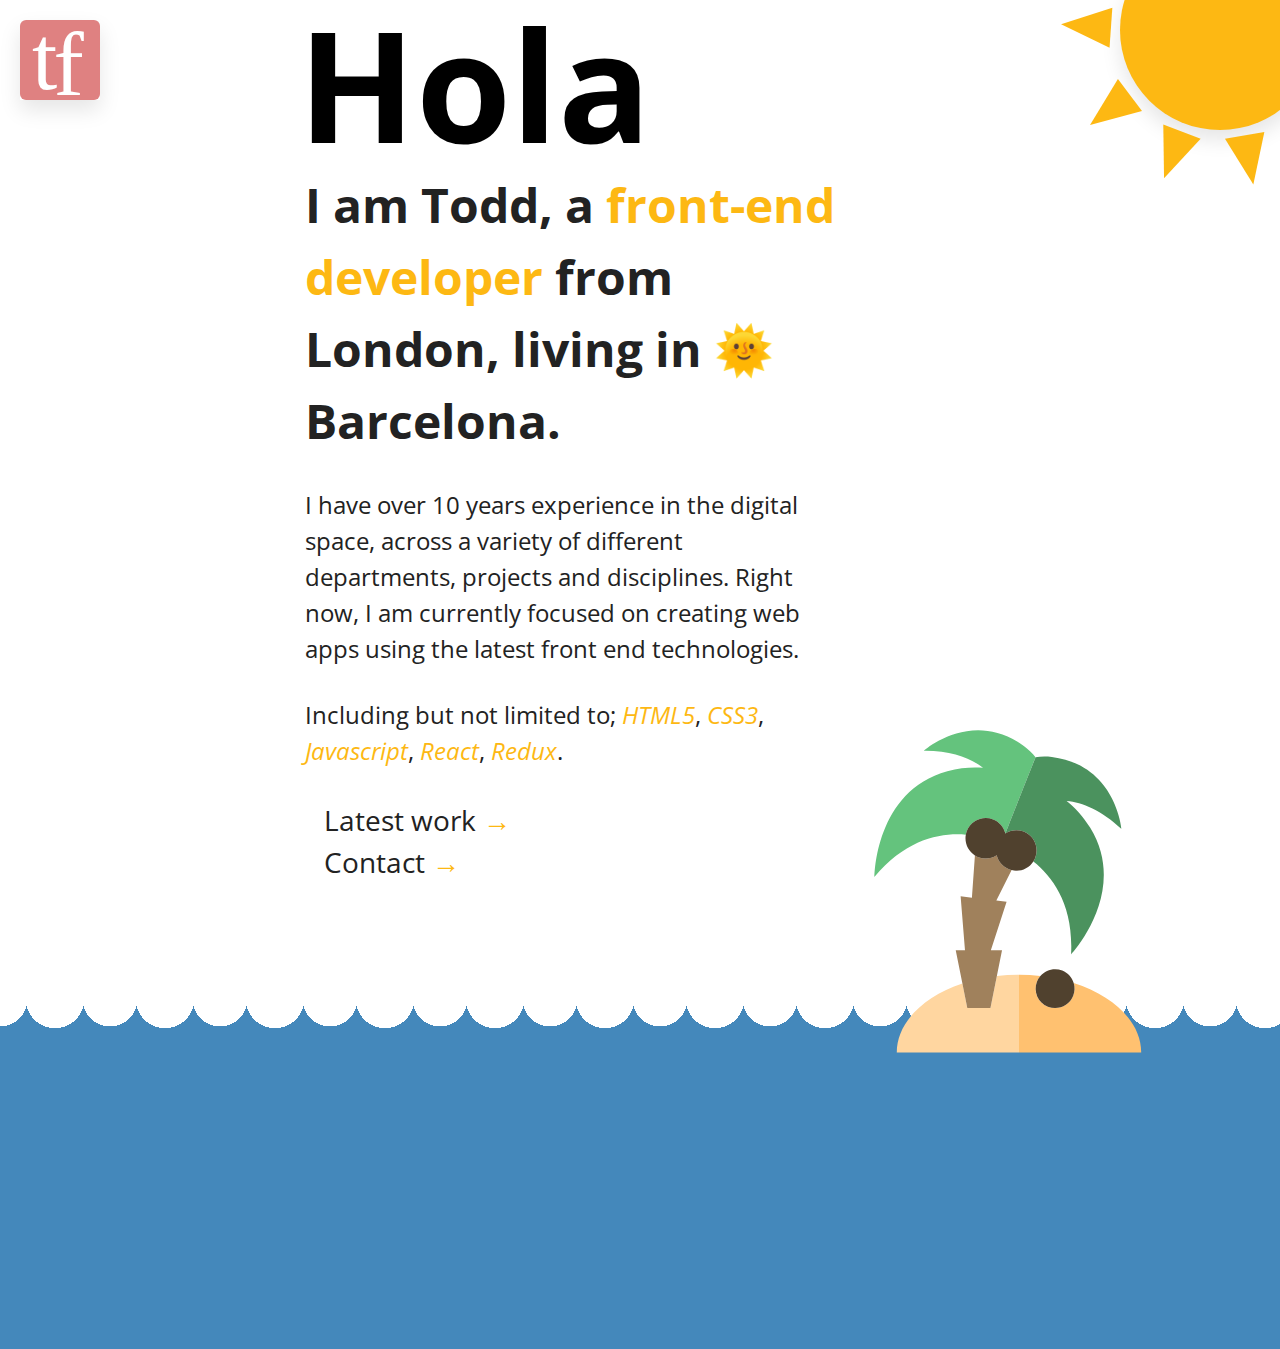
<file: grid-version/index.html>
<!doctype html>
<html class="no-js" lang="">

<head>
  <meta charset="utf-8">
  <meta http-equiv="x-ua-compatible" content="ie=edge">
  <title>Portfolio of Todd Fraser</title>
  <meta name="description" content="">
  <meta name="viewport" content="width=device-width, initial-scale=1, shrink-to-fit=no">

  <link rel="stylesheet" href="css/normalize.css">
  <link rel="stylesheet" href="css/main.css">
  <link href="https://fonts.googleapis.com/css?family=Open+Sans" rel="stylesheet">

  <link rel="apple-touch-icon" sizes="120x120" href="/apple-touch-icon.png">
  <link rel="icon" type="image/png" sizes="32x32" href="/favicon-32x32.png">
  <link rel="icon" type="image/png" sizes="16x16" href="/favicon-16x16.png">
  <link rel="manifest" href="/site.webmanifest">
  <link rel="mask-icon" href="/safari-pinned-tab.svg" color="#5bbad5">
  <meta name="msapplication-TileColor" content="#da532c">
  <meta name="theme-color" content="#ffffff">

</head>

<body>
  <!--[if lte IE 9]>
    <p class="browserupgrade">You are using an <strong>outdated</strong> browser. Please <a href="https://browsehappy.com/">upgrade your browser</a> to improve your experience and security.</p>
  <![endif]-->

  <section class="grid-1">
    <div class="item-1">
      <svg viewBox="0 0 132 132" class="logo bounce-in-top">
        <rect class="cls-1" width="132" height="132" rx="10" ry="10"/>
        <text id="t" class="cls-2" x="19.602" y="113.992">t</text>
        <text id="f" class="cls-2" x="55.227" y="123.809">f</text>
      </svg>
    </div>
    <div class="item-2"></div>
    <div class="item-3">
        <section class="main-wrapper">
            <h1>Hola</h1>
            <h2>I am Todd, a <span>front-end</span> <span id="js-rotating">developer, designer, consultant</span> from London, living in 🌞 Barcelona.</h2>
            <p>  I have over 10 years experience in the digital space, across a variety of different departments, projects and disciplines. Right now, I am currently focused on creating web apps using the latest front end technologies.</p>
            <p>Including but not limited to; <i>HTML5</i>, <i>CSS3</i>, <i>Javascript</i>, <i>React</i>, <i>Redux</i>.</p>
            <ul>
              <li><a href="http://www.theriahgroup.co.uk">Latest work <span>&rarr;</span></a></li>
              <li><a href="mailto:kron_todd@hotmail.com">Contact <span>&rarr;</span></a></li>
            </ul>
          </section>
    </div>
    <div class="item-4"></div>
    <div class="item-5">
      <div class="sun-container">
      <div class="sun"></div>
      <div class="sun1"></div>
      <div class="sun2"></div>
      <div class="sun3"></div>
      <div class="sun4"></div>
    </div>
  </div>
  </section>

  <section class="grid-2">
    <div class="item-1">
        <div class="island-wrapper">
            <svg version="1.1" id="Capa_1" xmlns="http://www.w3.org/2000/svg" xmlns:xlink="http://www.w3.org/1999/xlink" x="0px" y="0px"
             viewBox="0 0 360 360" style="enable-background:new 0 0 360 360;" xml:space="preserve" class="island" width="400">
              <path id="XMLID_2090_" style="fill:#FFD6A0;" d="M180,240.081c-6.806,0-13.465,0.396-19.929,1.149l-5.771,28.85h-20.832
                l-4.41-22.051C93.957,259.722,70,283.119,70,310.08h110C180,271.421,180,278.969,180,240.081z"/>
              <path id="XMLID_2091_" style="fill:#FFC170;" d="M290,310.08c0-27.399-24.742-51.117-60.778-62.611
                c1.121,3.662,1.064,7.713-0.456,11.551c-3.559,8.986-13.729,13.385-22.715,9.827c-8.985-3.559-13.385-13.727-9.826-22.714
                c0.742-1.875,1.785-3.536,3.032-4.981c-6.253-0.702-12.687-1.07-19.257-1.07c0,38.889,0,31.34,0,69.999H290z"/>
              <path id="XMLID_2092_" style="fill:#A0815C;" d="M154.301,270.08l5.771-28.85l4.646-23.232h-10.051l14.169-43.65l-9.218-1.079
                l13.757-27.363c-0.834-0.199-1.667-0.439-2.488-0.764c-5.679-2.249-9.582-7.037-10.959-12.543
                c-4.773,3.07-10.897,3.888-16.576,1.639c-1.078-0.427-2.085-0.955-3.031-1.553l-2.709,38.008l-10.156-1.188l3.929,48.494h-8.332
                l6.007,30.03l4.41,22.051H154.301z"/>
              <path id="XMLID_2093_" style="fill:#64C37D;" d="M156.773,100.342c5.68,2.249,9.584,7.038,10.961,12.544l0,0
                c8.165-20.619,26.556-67.061,27.167-68.605c-2.791-3.572-6.26-7.017-10.568-10.167c-46.927-34.311-90.143,4.371-90.143,4.371
                c25.068-0.276,42.009,6.51,53.427,15.32c-9.428-0.748-20.257-0.112-32.118,3.124C50.354,74.71,50,151.882,50,151.882
                c28.617-34.059,59.689-39.786,82.141-37.899c0.211-1.144,0.529-2.283,0.974-3.405C136.821,101.218,147.416,96.636,156.773,100.342z
                "/>
              <path id="XMLID_2094_" style="fill:#4B925E;" d="M184.311,111.247c9.359,3.705,13.943,14.299,10.237,23.659
                c-0.444,1.121-0.993,2.17-1.62,3.148c17.656,13.994,36.383,39.442,33.924,83.859c0,0,52.576-56.492,17.267-114.052
                c-6.429-10.48-13.888-18.357-21.272-24.266c14.355,1.394,31.35,8.046,49.432,25.41c0,0-5.018-57.782-62.713-64.901
                c-5.297-0.653-10.183-0.519-14.663,0.175c-0.611,1.545-19.002,47.986-27.167,68.605
                C172.508,109.815,178.632,108.998,184.311,111.247z"/>
              <path id="XMLID_2095_" style="fill:#50412E;" d="M159.928,132.599c1.377,5.506,5.28,10.294,10.959,12.543
                c0.821,0.325,1.654,0.564,2.488,0.764c7.539,1.806,15.399-1.382,19.553-7.852c0.627-0.979,1.176-2.027,1.62-3.148
                c3.706-9.36-0.878-19.954-10.237-23.659c-5.679-2.249-11.803-1.432-16.576,1.639l0,0c-1.377-5.506-5.281-10.295-10.961-12.544
                c-9.357-3.705-19.952,0.876-23.659,10.236c-0.444,1.122-0.763,2.262-0.974,3.405c-1.354,7.297,1.898,14.736,8.18,18.702
                c0.946,0.598,1.953,1.126,3.031,1.553C149.03,136.487,155.154,135.67,159.928,132.599z"/>
              <path id="XMLID_2096_" style="fill:#50412E;" d="M206.051,268.846c8.985,3.558,19.156-0.841,22.715-9.827
                c1.52-3.838,1.577-7.889,0.456-11.551c-1.504-4.913-5.137-9.125-10.284-11.163c-7.11-2.816-14.95-0.635-19.681,4.846
                c-1.247,1.445-2.29,3.106-3.032,4.981C192.666,255.119,197.065,265.288,206.051,268.846z"/>
              
            </svg>
          </div>
    </div>
    <div class="waves-wrapper">
        <div id="wave"><div class="fishes">
          <svg class="fish" id="fish">
            <path
              id="fish2"
              d="m 172.04828,20.913839 c 0.0489,-0.444179 -0.2178,-0.896934 -1.01784,-1.415715 -0.72801,-0.475049 -1.4826,-0.932948 -2.2149,-1.401138 -1.6035,-1.028129 -3.29018,-1.969653 -4.89798,-3.079244 -4.67074,-3.24131 -10.22127,-4.404923 -15.76322,-5.1509392 -2.27235,-0.286401 -4.81223,-0.168925 -6.72186,-1.574351 -1.48174,-1.081294 -4.04993,-4.828523 -6.86506,-6.456038 -0.4862,-0.290688 -2.77227,-1.44486897 -2.77227,-1.44486897 0,0 1.30939,3.55000597 1.60951,4.26429497 0.69542,1.644664 -0.38158,3.063809 -0.83262,4.642447 -0.29069,1.0418502 2.13772,0.8129002 2.26463,1.7827212 0.18179,1.432007 -4.15197,1.936211 -6.59152,2.417263 -3.65634,0.715146 -7.91635,2.082841 -11.56925,0.884071 -4.3046,-1.38313 -7.37269,-4.129669 -10.46566,-7.2354952 1.43801,6.7252892 5.4382,10.6028562 5.6157,11.4226162 0.18607,0.905509 -0.45961,1.091584 -1.04099,1.682394 -1.28967,1.265655 -6.91566,7.731125 -6.93366,9.781383 1.61379,-0.247815 3.56115,-1.660957 4.9803,-2.485862 1.58035,-0.905509 7.60593,-5.373029 9.29347,-6.065023 0.38587,-0.160351 5.0549,-1.531476 5.09434,-0.932949 0.0695,0.932949 -0.30784,1.137031 -0.18436,1.527189 0.22638,0.746016 1.44144,1.465449 2.02282,1.985088 1.50918,1.292237 3.21044,2.42841 4.27373,4.156252 1.49203,2.401827 1.55805,4.999163 1.98251,7.677102 0.99469,-0.111473 2.0091,-2.17545 2.55961,-2.992638 0.51278,-0.772598 2.38639,-4.07136 3.09725,-4.275442 0.67227,-0.204082 2.75511,0.958673 3.50284,1.180763 2.85973,0.848057 5.644,1.353976 8.56032,1.353976 3.50799,0.0094 12.726,0.258104 19.55505,-4.800226 0.75545,-0.567658 2.55703,-2.731104 2.55703,-2.731104 0,0 -0.37644,-0.577091 -1.04785,-0.790605 0.89779,-0.584808 1.8659,-1.211633 1.94993,-1.925922 z"
              style="fill:#e6cf8b;fill-opacity:0.7"
              inkscape:connector-curvature="0"
              sodipodi:nodetypes="cccccccccccccccccccccccccccccccc" />
            <path
              sodipodi:nodetypes="cccccccccccccccccccccccccccccccc"
              inkscape:connector-curvature="0"
              style="fill:#df8181;fill-opacity:0.7"
              d="m 234.99441,42.953992 c 0.0489,-0.44418 -0.2178,-0.896934 -1.01784,-1.415715 -0.72801,-0.47505 -1.4826,-0.932949 -2.2149,-1.401138 -1.6035,-1.02813 -3.29018,-1.969653 -4.89798,-3.079245 -4.67074,-3.24131 -10.22127,-4.404923 -15.76322,-5.150939 -2.27235,-0.286401 -4.81223,-0.168925 -6.72186,-1.574351 -1.48174,-1.081294 -4.04993,-4.828523 -6.86506,-6.456038 -0.4862,-0.290688 -2.77227,-1.444869 -2.77227,-1.444869 0,0 1.30939,3.550006 1.60951,4.264295 0.69542,1.644664 -0.38158,3.063809 -0.83262,4.642447 -0.29069,1.04185 2.13772,0.8129 2.26463,1.782721 0.18179,1.432007 -4.15197,1.936211 -6.59152,2.417263 -3.65634,0.715146 -7.91635,2.082842 -11.56925,0.884072 -4.3046,-1.383131 -7.37269,-4.12967 -10.46566,-7.235496 1.43801,6.725289 5.4382,10.602857 5.6157,11.422617 0.18607,0.905508 -0.45961,1.091583 -1.04099,1.682394 -1.28967,1.265654 -6.91566,7.731125 -6.93366,9.781382 1.61379,-0.247815 3.56115,-1.660957 4.9803,-2.485862 1.58035,-0.905509 7.60593,-5.373029 9.29347,-6.065023 0.38587,-0.160351 5.0549,-1.531476 5.09434,-0.932948 0.0695,0.932948 -0.30784,1.137031 -0.18436,1.527188 0.22638,0.746016 1.44144,1.46545 2.02282,1.985088 1.50918,1.292237 3.21044,2.42841 4.27373,4.156252 1.49203,2.401827 1.55805,4.999163 1.98251,7.677102 0.99469,-0.111473 2.0091,-2.17545 2.55961,-2.992638 0.51278,-0.772598 2.38639,-4.071359 3.09725,-4.275442 0.67227,-0.204082 2.75511,0.958673 3.50284,1.180763 2.85973,0.848057 5.644,1.353976 8.56032,1.353976 3.50799,0.0094 12.726,0.258104 19.55505,-4.800226 0.75545,-0.567658 2.55703,-2.731104 2.55703,-2.731104 0,0 -0.37644,-0.57709 -1.04785,-0.790605 0.89779,-0.584808 1.8659,-1.211633 1.94993,-1.925921 z"
              id="fish3" />
            <path
              id="fish6"
              d="m 200.07076,80.737109 c 0.0489,-0.44418 -0.2178,-0.896934 -1.01784,-1.415715 -0.72801,-0.47505 -1.4826,-0.932949 -2.2149,-1.401138 -1.6035,-1.02813 -3.29018,-1.969653 -4.89798,-3.079245 -4.67074,-3.24131 -10.22127,-4.404923 -15.76322,-5.150939 -2.27235,-0.286401 -4.81223,-0.168925 -6.72186,-1.574351 -1.48174,-1.081294 -4.04993,-4.828523 -6.86506,-6.456038 -0.4862,-0.290688 -2.77227,-1.444869 -2.77227,-1.444869 0,0 1.30939,3.550006 1.60951,4.264295 0.69542,1.644664 -0.38158,3.063809 -0.83262,4.642447 -0.29069,1.04185 2.13772,0.8129 2.26463,1.782721 0.18179,1.432007 -4.15197,1.936211 -6.59152,2.417263 -3.65634,0.715146 -7.91635,2.082842 -11.56925,0.884072 -4.3046,-1.383131 -7.37269,-4.12967 -10.46566,-7.235496 1.43801,6.725289 5.4382,10.602857 5.6157,11.422617 0.18607,0.905508 -0.45961,1.091583 -1.04099,1.682394 -1.28967,1.265654 -6.91566,7.731125 -6.93366,9.781382 1.61379,-0.247815 3.56115,-1.660957 4.9803,-2.485862 1.58035,-0.905509 7.60593,-5.373029 9.29347,-6.065023 0.38587,-0.160351 5.0549,-1.531476 5.09434,-0.932948 0.0695,0.932948 -0.30784,1.137031 -0.18436,1.527188 0.22638,0.746016 1.44144,1.46545 2.02282,1.985088 1.50918,1.292237 3.21044,2.42841 4.27373,4.156252 1.49203,2.401827 1.55805,4.999163 1.98251,7.677102 0.99469,-0.111473 2.0091,-2.17545 2.55961,-2.992638 0.51278,-0.772598 2.38639,-4.071359 3.09725,-4.275442 0.67227,-0.204082 2.75511,0.958673 3.50284,1.180763 2.85973,0.848057 5.644,1.353976 8.56032,1.353976 3.50799,0.0094 12.726,0.258104 19.55505,-4.800226 0.75545,-0.567658 2.55703,-2.731104 2.55703,-2.731104 0,0 -0.37644,-0.57709 -1.04785,-0.790605 0.89779,-0.584808 1.8659,-1.211633 1.94993,-1.925921 z"
              style="fill:#e6cf8b;fill-opacity:0.7"
              inkscape:connector-curvature="0"
              sodipodi:nodetypes="cccccccccccccccccccccccccccccccc" />
            <path
              sodipodi:nodetypes="cccccccccccccccccccccccccccccccc"
              inkscape:connector-curvature="0"
              style="fill:#e6cf8b;fill-opacity:0.7"
              d="m 77.275623,89.018799 c 0.0489,-0.44418 -0.2178,-0.896934 -1.01784,-1.415715 -0.72801,-0.47505 -1.4826,-0.932949 -2.2149,-1.401138 -1.6035,-1.02813 -3.29018,-1.969653 -4.89798,-3.079245 -4.67074,-3.24131 -10.22127,-4.404923 -15.76322,-5.150939 -2.272347,-0.286401 -4.812227,-0.168925 -6.721857,-1.574351 -1.48174,-1.081294 -4.04993,-4.828523 -6.86506,-6.456038 -0.4862,-0.290688 -2.77227,-1.444869 -2.77227,-1.444869 0,0 1.30939,3.550006 1.60951,4.264295 0.69542,1.644664 -0.38158,3.063809 -0.83262,4.642447 -0.29069,1.04185 2.13772,0.8129 2.26463,1.782721 0.18179,1.432007 -4.15197,1.936211 -6.59152,2.417263 -3.65634,0.715146 -7.91635,2.082842 -11.56925,0.884072 -4.3046,-1.383131 -7.37269,-4.12967 -10.46566,-7.235496 1.43801,6.725289 5.4382,10.602857 5.6157,11.422617 0.18607,0.905508 -0.45961,1.091583 -1.04099,1.682394 -1.28967,1.265654 -6.9156603,7.731122 -6.9336603,9.781382 1.6137903,-0.24782 3.5611503,-1.66096 4.9803003,-2.48586 1.58035,-0.90551 7.60593,-5.37303 9.29347,-6.065025 0.38587,-0.160351 5.0549,-1.531476 5.09434,-0.932948 0.0695,0.932948 -0.30784,1.137031 -0.18436,1.527183 0.22638,0.74602 1.44144,1.46546 2.02282,1.98509 1.50918,1.29224 3.21044,2.42841 4.27373,4.15625 1.49203,2.40183 1.55805,4.999171 1.98251,7.677111 0.99469,-0.11148 2.0091,-2.17545 2.55961,-2.99264 0.51278,-0.7726 2.38639,-4.071361 3.09725,-4.275441 0.67227,-0.20408 2.75511,0.95867 3.50284,1.18076 2.85973,0.84806 5.644,1.35398 8.560317,1.35398 3.50799,0.009 12.726,0.2581 19.55505,-4.80023 0.75545,-0.56766 2.55703,-2.7311 2.55703,-2.7311 0,0 -0.37644,-0.57709 -1.04785,-0.79061 0.89779,-0.58481 1.8659,-1.211632 1.94993,-1.92592 z"
              id="fish4" />
            <path
              id="fish5"
              d="m 127.65312,60.900973 c 0.0489,-0.44418 -0.2178,-0.896934 -1.01784,-1.415715 -0.72801,-0.47505 -1.4826,-0.932949 -2.2149,-1.401138 -1.6035,-1.02813 -3.29018,-1.969653 -4.89799,-3.079245 -4.67074,-3.24131 -10.22127,-4.404923 -15.76322,-5.150939 -2.27235,-0.286401 -4.812228,-0.168925 -6.721858,-1.574351 -1.48174,-1.081294 -4.04993,-4.828523 -6.86506,-6.456038 -0.4862,-0.290688 -2.77227,-1.444869 -2.77227,-1.444869 0,0 1.30939,3.550006 1.60951,4.264295 0.69542,1.644664 -0.38158,3.063809 -0.83262,4.642447 -0.29069,1.04185 2.13772,0.8129 2.26463,1.782721 0.18179,1.432007 -4.15197,1.936211 -6.59152,2.417263 -3.65634,0.715146 -7.91635,2.082842 -11.56925,0.884072 -4.3046,-1.383131 -7.37269,-4.12967 -10.46566,-7.235496 1.43801,6.725289 5.4382,10.602857 5.6157,11.422617 0.18607,0.905508 -0.45961,1.091583 -1.04099,1.682394 -1.28967,1.265654 -6.91566,7.731125 -6.93366,9.781382 1.61379,-0.247815 3.56115,-1.660957 4.9803,-2.485862 1.58035,-0.905509 7.60593,-5.373029 9.29347,-6.065023 0.38587,-0.160351 5.0549,-1.531476 5.09434,-0.932948 0.0695,0.932948 -0.30784,1.137031 -0.18436,1.527188 0.22638,0.746016 1.44144,1.46545 2.02282,1.985088 1.50918,1.292237 3.21044,2.42841 4.27373,4.156252 1.49203,2.401827 1.55805,4.999163 1.98251,7.677102 0.99469,-0.111473 2.0091,-2.17545 2.55961,-2.992638 0.51278,-0.772598 2.38639,-4.071359 3.09725,-4.275442 0.67227,-0.204082 2.75511,0.958673 3.50284,1.180763 2.85973,0.848057 5.643998,1.353976 8.560318,1.353976 3.50799,0.0094 12.726,0.258104 19.55506,-4.800226 0.75545,-0.567658 2.55703,-2.731104 2.55703,-2.731104 0,0 -0.37644,-0.57709 -1.04785,-0.790605 0.89779,-0.584808 1.8659,-1.211633 1.94993,-1.925921 z"
              style="fill:#aaf0d1;fill-opacity:0.7"
              inkscape:connector-curvature="0"
              sodipodi:nodetypes="cccccccccccccccccccccccccccccccc" />
            <path
                d="m 68.19699,20.522295 c 0.0489,-0.44418 -0.2178,-0.896934 -1.01784,-1.415715 -0.72801,-0.47505 -1.4826,-0.932949 -2.2149,-1.401138 -1.6035,-1.02813 -3.29018,-1.969653 -4.89798,-3.079245 C 55.39553,11.384887 49.845,10.221274 44.30305,9.4752582 42.0307,9.1888572 39.49082,9.3063332 37.58119,7.900907 36.09945,6.819613 33.53126,3.072384 30.71613,1.444869 30.22993,1.154181 27.94386,0 27.94386,0 c 0,0 1.30939,3.550006 1.60951,4.264295 0.69542,1.644664 -0.38158,3.063809 -0.83262,4.642447 -0.29069,1.0418502 2.13772,0.8129002 2.26463,1.782721 0.18179,1.432007 -4.15197,1.936211 -6.59152,2.417263 -3.65634,0.715146 -7.91635,2.082842 -11.56925,0.884072 C 8.52001,12.607667 5.45192,9.8611282 2.35895,6.755302 3.79696,13.480591 7.79715,17.358159 7.97465,18.177919 8.16072,19.083427 7.51504,19.269502 6.93366,19.860313 5.64399,21.125967 0.018,27.591438 0,29.641695 1.61379,29.39388 3.56115,27.980738 4.9803,27.155833 c 1.58035,-0.905509 7.60593,-5.373029 9.29347,-6.065023 0.38587,-0.160351 5.0549,-1.531476 5.09434,-0.932948 0.0695,0.932948 -0.30784,1.137031 -0.18436,1.527188 0.22638,0.746016 1.44144,1.46545 2.02282,1.985088 1.50918,1.292237 3.21044,2.42841 4.27373,4.156252 1.49203,2.401827 1.55805,4.999163 1.98251,7.677102 0.99469,-0.111473 2.0091,-2.17545 2.55961,-2.992638 0.51278,-0.772598 2.38639,-4.071359 3.09725,-4.275442 0.67227,-0.204082 2.75511,0.958673 3.50284,1.180763 2.85973,0.848057 5.644,1.353976 8.56032,1.353976 3.50799,0.0094 12.726,0.258104 19.55505,-4.800226 0.75545,-0.567658 2.55703,-2.731104 2.55703,-2.731104 0,0 -0.37644,-0.57709 -1.04785,-0.790605 0.89779,-0.584808 1.8659,-1.211633 1.94993,-1.925921 z"
              id="fish1" />
          </svg>
        </div></div>
        </div>
  </section>
  
  
  <script src="js/vendor/modernizr-3.6.0.min.js"></script>
  <script src="https://code.jquery.com/jquery-3.3.1.min.js" integrity="sha256-FgpCb/KJQlLNfOu91ta32o/NMZxltwRo8QtmkMRdAu8=" crossorigin="anonymous"></script>
  <script>window.jQuery || document.write('<script src="js/vendor/jquery-3.3.1.min.js"><\/script>')</script>
  <script src="js/plugins.js"></script>
  <script src="js/main.js"></script>
  <script>
      $("#js-rotating").Morphext({
          animation: "rotateIn",
          complete: function () {
              console.log("This is called after a phrase is animated in! Current phrase index: " + this.index);
          }
      });
  </script>
  <script>
    window.ga = function () { ga.q.push(arguments) }; ga.q = []; ga.l = +new Date;
    ga('create', 'UA-XXXXX-Y', 'auto'); ga('send', 'pageview')
  </script>
  <script src="https://www.google-analytics.com/analytics.js" async defer></script>
</body>

</html>
</file>
<file: css/main.css>
/*! HTML5 Boilerplate v6.1.0 | MIT License | https://html5boilerplate.com/ */

/*
 * What follows is the result of much research on cross-browser styling.
 * Credit left inline and big thanks to Nicolas Gallagher, Jonathan Neal,
 * Kroc Camen, and the H5BP dev community and team.
 */

/* ==========================================================================
   Base styles: opinionated defaults
   ========================================================================== */

html {
    color: #222;
    font-size: 1em;
    line-height: 1.4;
    font-family: 'Open Sans', sans-serif;
    text-align:left;
}

body {
  overflow-x:hidden;
}

/*
 * Remove text-shadow in selection highlight:
 * https://twitter.com/miketaylr/status/12228805301
 *
 * Vendor-prefixed and regular ::selection selectors cannot be combined:
 * https://stackoverflow.com/a/16982510/7133471
 *
 * Customize the background color to match your design.
 */

::-moz-selection {
    background: #b3d4fc;
    text-shadow: none;
}

::selection {
    background: #b3d4fc;
    text-shadow: none;
}

/*
 * A better looking default horizontal rule
 */

hr {
    display: block;
    height: 1px;
    border: 0;
    border-top: 1px solid #ccc;
    margin: 1em 0;
    padding: 0;
}

/*
 * Remove the gap between audio, canvas, iframes,
 * images, videos and the bottom of their containers:
 * https://github.com/h5bp/html5-boilerplate/issues/440
 */

audio,
canvas,
iframe,
img,
svg,
video {
    vertical-align: middle;
}

/*
 * Remove default fieldset styles.
 */

fieldset {
    border: 0;
    margin: 0;
    padding: 0;
}

/*
 * Allow only vertical resizing of textareas.
 */

textarea {
    resize: vertical;
}

/* ==========================================================================
   Browser Upgrade Prompt
   ========================================================================== */

.browserupgrade {
    margin: 0.2em 0;
    background: #ccc;
    color: #000;
    padding: 0.2em 0;
}

/* ==========================================================================
   Author's custom styles
   ========================================================================== */

h1 {
    font-size:12vw;
    line-height:1.1;
    margin:0 10% 0 6%;
    color: #000;
    font-weight:bold;
}

h2 {
    font-size:3rem;
    line-height:1.5;
    margin:0px 10% 30px 7%;
}

p {
    font-size:1.5rem;
    line-height:1.5;
    margin:0px 10% 30px 7%;
}

li {
    font-size:28px;
    line-height:1.5;
    margin-left:4%;
    list-style-type: none;
}

span {
    color:#FDB813;
}

i {
   color:#FDB813;
}

a {
    text-decoration: none;
    color:inherit;
}

.main-wrapper {
  max-width:1300px;
  margin:0 auto;
}

/* svg logo */


.logo {
  width:80px;
  height:80px;
  margin:20px 0 0 20px;
  -webkit-box-shadow: 0 10px 20px rgba(0, 0, 0, 0.1);
  -moz-box-shadow: 0 10px 20px rgba(0, 0, 0, 0.1);
  box-shadow: 0 10px 20px rgba(0, 0, 0, 0.1);
}

.logo:hover {
  transform: rotate(1080deg);
}


.cls-1 {
  fill: #df8181;
}

.cls-2 {
  font-size: 150px;
  fill: #fff;
  font-family: "Arial Rounded MT Bold";
}

.bounce-in-top {
  -webkit-animation: bounce-in-top 1.1s both;
          animation: bounce-in-top 1.1s both;
}

/* ----------------------------------------------
 * Generated by Animista on 2018-7-12 12:15:6
 * w: http://animista.net, t: @cssanimista
 * ---------------------------------------------- */

/**
 * ----------------------------------------
 * animation bounce-in-top
 * ----------------------------------------
 */
@-webkit-keyframes bounce-in-top {
  0% {
    -webkit-transform: translateY(-500px);
            transform: translateY(-500px);
    -webkit-animation-timing-function: ease-in;
            animation-timing-function: ease-in;
    opacity: 0;
  }
  38% {
    -webkit-transform: translateY(0);
            transform: translateY(0);
    -webkit-animation-timing-function: ease-out;
            animation-timing-function: ease-out;
    opacity: 1;
  }
  55% {
    -webkit-transform: translateY(-65px);
            transform: translateY(-65px);
    -webkit-animation-timing-function: ease-in;
            animation-timing-function: ease-in;
  }
  72% {
    -webkit-transform: translateY(0);
            transform: translateY(0);
    -webkit-animation-timing-function: ease-out;
            animation-timing-function: ease-out;
  }
  81% {
    -webkit-transform: translateY(-28px);
            transform: translateY(-28px);
    -webkit-animation-timing-function: ease-in;
  }
  90% {
    -webkit-transform: translateY(0);
            transform: translateY(0);
    -webkit-animation-timing-function: ease-out;
            animation-timing-function: ease-out;
  }
  95% {
    -webkit-transform: translateY(-8px);
            transform: translateY(-8px);
    -webkit-animation-timing-function: ease-in;
            animation-timing-function: ease-in;
  }
  100% {
    -webkit-transform: translateY(0);
            transform: translateY(0);
    -webkit-animation-timing-function: ease-out;
            animation-timing-function: ease-out;
  }
}
@keyframes bounce-in-top {
  0% {
    -webkit-transform: translateY(-500px);
            transform: translateY(-500px);
    -webkit-animation-timing-function: ease-in;
            animation-timing-function: ease-in;
    opacity: 0;
  }
  38% {
    -webkit-transform: translateY(0);
            transform: translateY(0);
    -webkit-animation-timing-function: ease-out;
            animation-timing-function: ease-out;
    opacity: 1;
  }
  55% {
    -webkit-transform: translateY(-65px);
            transform: translateY(-65px);
    -webkit-animation-timing-function: ease-in;
            animation-timing-function: ease-in;
  }
  72% {
    -webkit-transform: translateY(0);
            transform: translateY(0);
    -webkit-animation-timing-function: ease-out;
            animation-timing-function: ease-out;
  }
  81% {
    -webkit-transform: translateY(-28px);
            transform: translateY(-28px);
    -webkit-animation-timing-function: ease-in;
  }
  90% {
    -webkit-transform: translateY(0);
            transform: translateY(0);
    -webkit-animation-timing-function: ease-out;
            animation-timing-function: ease-out;
  }
  95% {
    -webkit-transform: translateY(-8px);
            transform: translateY(-8px);
    -webkit-animation-timing-function: ease-in;
            animation-timing-function: ease-in;
  }
  100% {
    -webkit-transform: translateY(0);
            transform: translateY(0);
    -webkit-animation-timing-function: ease-out;
            animation-timing-function: ease-out;
  }
}


/* Magnifying glass */

#magnifying-glass
{
 font-size: 8em; /* This controls the size. */
 display: inline-block;
 width: 0.4em;
 height: 0.4em;
 border: 0.1em solid #e6cf8b;
 position: relative;
 margin:60px 0 0 40px;
 border-radius: 0.35em;
}
#magnifying-glass::before
{
 content: "";
 display: inline-block;
 position: absolute;
 right: -0.25em;
 bottom: -0.1em;
 border-width: 0;
 background: #e6cf8b;
 width: 0.35em;
 height: 0.08em;
 -webkit-transform: rotate(45deg);
    -moz-transform: rotate(45deg);
     -ms-transform: rotate(45deg);
      -o-transform: rotate(45deg);
}

.magnifying-glass-copy {
 position: absolute;
 margin:60px 30px 0 40px;
 top:30px;
 width:40%;
}


/* Wave */


#wave {
    background: linear-gradient(#ffffff 50%, rgba(255,255,255,0) 0) 0 0,
    radial-gradient(circle closest-side, #FFFFFF 53%, rgba(255,255,255,0) 0) 0 0,
    radial-gradient(circle closest-side, #FFFFFF 50%, rgba(255,255,255,0) 0) 55px 0 #48B;
    background-size:110px 200px;
    background-repeat:repeat-x;
    height:50%;
    position: absolute;
    width: 100%;
}


/* Fish animations */

svg#fish {
    top: 5em;
  }
  /* Fish Animation */
  svg.fish{
    overflow:visible;
  }
  
  @-webkit-keyframes swim
  {
      0% {margin-left: -235px}
      90% {margin-left: 100%;}
      100% {margin-left: 100%;}
  }
  
  @keyframes swim
  {
      0% {margin-left: -235px}
      70% {margin-left: 100%;}
      100% {margin-left: 100%;}
  }
  
  .fish{
      width: 235px;
      height: 104px;
      margin-left: -235px;
      position: absolute;	
      animation: swim 40s;
      -webkit-animation: swim 40s;
      animation-iteration-count: infinite;
      -webkit-animation-iteration-count: infinite;
      animation-timing-function: linear;
      -webkit-animation-timing-function: linear;
      margin-top: 90px;
      
  }
  
  svg #fish1,
  svg #fish2,
  svg #fish3,
  svg #fish4,
  svg #fish5,
  svg #fish6 {
  fill:#e6cf8b;
    
      -moz-animation: bounce 2s infinite;
    -webkit-animation: bounce 2s infinite;
    animation: bounce 2s infinite;

  }
  
  svg #fish2{
      animation-delay: 0.5s;
      -webkit-animation-delay: 0.5s;
  }
  
  svg #fish3{
      animation-delay: 0.2s;
      -webkit-animation-delay: 0.2s;
  }
  
  svg #fish4{
      animation-delay: 0.4s;
      -webkit-animation-delay: 0.4s;
  }
  
  svg #fish5{
      animation-delay: 0.1s;
      -webkit-animation-delay: 0.1s;
  }
  
  svg #fish6{
      animation-delay: 0.3s;
      -webkit-animation-delay: 0.3s;
  }
  
  /**/
  @-moz-keyframes bounce {
    0%, 50%, 100% {
      -moz-transform: translateY(0);
      transform: translateY(0);
    }
    25% {
      -moz-transform: translateY(-5px);
      transform: translateY(-5px);
    }
    75% {
      -moz-transform: translateY(-3px);
      transform: translateY(-3px);
    }
  }
  @-webkit-keyframes bounce {
    0%, 50%, 100% {
      -webkit-transform: translateY(0);
      transform: translateY(0);
    }
    25% {
      -webkit-transform: translateY(-5px);
      transform: translateY(-5px);
    }
    75% {
      -webkit-transform: translateY(-3px);
      transform: translateY(-3px);
    }
  }
  @keyframes bounce {
    0%, 50%, 100% {
      -moz-transform: translateY(0);
      -ms-transform: translateY(0);
      -webkit-transform: translateY(0);
      transform: translateY(0);
    }
    25% {
      -moz-transform: translateY(-5px);
      -ms-transform: translateY(-5px);
      -webkit-transform: translateY(-5px);
      transform: translateY(-5px);
    }
    75% {
      -moz-transform: translateY(-3px);
      -ms-transform: translateY(-3px);
      -webkit-transform: translateY(-3px);
      transform: translateY(-3px);
    }
  }

  /* Sun */

  .sun-container {
    overflow: hidden;
  }

  .sun {
    width: 200px;
    height: 200px;
    background: #FDB813;
    border-radius: 50%;
    display: inline-block;
    margin-right: 20px;
    position: absolute;
    top: -70px;
    right: -60px;
    overflow: hidden;
    -webkit-box-shadow: 0 10px 20px rgba(0, 0, 0, 0.1);
    -moz-box-shadow: 0 10px 20px rgba(0, 0, 0, 0.1);
    box-shadow: 0 10px 20px rgba(0, 0, 0, 0.1);
    -moz-animation: bounce 2s infinite;
    -webkit-animation: bounce 2s infinite;
    animation: bounce 2s infinite;
  }

  .sun1 {
    width: 0;
    height: 0;
    border-style: solid;
    border-width: 50px 20px 0 20px;
    border-color: #FDB813 transparent transparent transparent;
    top: 135px;
    right: 11px;
    position: absolute;
    transform: rotate(-10deg);
}

.sun2 {
    width: 0;
    height: 0;
    border-style: solid;
    border-width: 50px 20px 0 20px;
    border-color: #FDB813 transparent transparent transparent;
    top: 130px;
    right: 87px;
    position: absolute;
    transform: rotate(21deg);
}

.sun3 {
    width: 0;
    height: 0;
    border-style: solid;
    border-width: 50px 20px 0 20px;
    border-color: #FDB813 transparent transparent transparent;
    top: 1px;
    right: 174px;
    position: absolute;
    transform: rotate(94deg);
}

.sun4 {
    width: 0;
    height: 0;
    border-style: solid;
    border-width: 50px 20px 0 20px;
    border-color: #FDB813 transparent transparent transparent;
    top: 85px;
    right: 150px;
    position: absolute;
    transform: rotate(53deg);
}


  /* Changing text */

  .morphext > .animated {
    display: inline-block;
  }



  /* animated birds */


  #background-wrap {
    bottom: 0;
    left: 0;
    position: fixed;
    right: 0;
    top: 0;
    z-index: -1;
  }

/* KEYFRAMES */

@-webkit-keyframes animateBird {
    0% {
        margin-left: -1000px;
    }
    100% {
        margin-left: 100%;
    }
}

@-moz-keyframes animateBird {
    0% {
        margin-left: -1000px;
    }
    100% {
        margin-left: 100%;
    }
}

@keyframes animateBird {
    0% {
        margin-left: -1000px;
    }
    100% {
        margin-left: 100%;
    }
}

@-webkit-keyframes upDown {
    0% {
        margin-top: 0px;
    }
    100% {
        margin-top: 10px;
    }
}

@-moz-keyframes upDown {
    0% {
        margin-top: 0px;
    }
    100% {
        margin-top: 10px;
    }
}

@keyframes upDown {
    0% {
        margin-top: 0px;
    }
    100% {
        margin-top: 10px;
    }
}

@-webkit-keyframes wing { 
    0% { 
        bottom: 30px;
    }
    100% { 
        bottom: 40px;
    }
}

@-moz-keyframes wing { 
    0% { 
        bottom: 30px;
    }
    100% { 
        bottom: 40px;
    }
}

@keyframes wing { 
    0% { 
        bottom: 30px;
    }
    100% { 
        bottom: 40px;
    }
}



/* ANIMATIONS */

.x1 {
  -webkit-animation: animateBird 35s linear infinite, upDown 1s ease-in-out infinite alternate;
  -moz-animation: animateBird 35s linear infinite, upDown 1s ease-in-out infinite alternate;
  animation: animateBird 35s linear infinite, upDown 1s ease-in-out infinite alternate;
  
  -webkit-transform: scale(1);
  -moz-transform: scale(1);
  transform: scale(1);
}

.x2 {
  -webkit-animation: animateBird 20s linear infinite, upDown 1s ease-in-out infinite alternate;
  -moz-animation: animateBird 20s linear infinite, upDown 1s ease-in-out infinite alternate;
  animation: animateBird 20s linear infinite, upDown 1s ease-in-out infinite alternate;
  
  -webkit-transform: scale(0.6);
  -moz-transform: scale(0.6);
  transform: scale(0.6);
}

.x3 {
  -webkit-animation: animateBird 30s linear infinite, upDown 1s ease-in-out infinite alternate;
  -moz-animation: animateBird 30s linear infinite, upDown 1s ease-in-out infinite alternate;
  animation: animateBird 30s linear infinite, upDown 1s ease-in-out infinite alternate;
  
  -webkit-transform: scale(0.8);
  -moz-transform: scale(0.8);
  transform: scale(0.8);
}

.x4 {
  -webkit-animation: animateBird 18s linear infinite, upDown 1s ease-in-out infinite alternate;
  -moz-animation: animateBird 18s linear infinite, upDown 1s ease-in-out infinite alternate;
  animation: animateBird 18s linear infinite, upDown 1s ease-in-out infinite alternate;
  
  -webkit-transform: scale(0.4);
  -moz-transform: scale(0.4);
  transform: scale(0.4);
}

.x5 {
  -webkit-animation: animateBird 25s linear infinite, upDown 1s ease-in-out infinite alternate;
  -moz-animation: animateBird 25s linear infinite, upDown 1s ease-in-out infinite alternate;
  animation: animateBird 25s linear infinite, upDown 1s ease-in-out infinite alternate;
  
  -webkit-transform: scale(1);
  -moz-transform: scale(1);
  transform: scale(1);
}

/* OBJECTS */

.bird {
  background: grey;

  -webkit-border-radius: 50%;
  -moz-border-radius: 50%;
  border-radius: 50%;

  -webkit-box-shadow: 0 10px 20px rgba(0, 0, 0, 0.1);
  -moz-box-shadow: 0 10px 20px rgba(0, 0, 0, 0.1);
  box-shadow: 0 10px 20px rgba(0, 0, 0, 0.1);

  height: 120px;
  position: relative;
  width: 120px;
}

.bird:before, .bird:after {
  content: "";
  position: absolute;
}

.bird:before {
    -webkit-animation: wing 0.2s ease-in-out infinite alternate;
  -moz-animation: wing 0.2s ease-in-out infinite alternate;
  animation: wing 0.2s ease-in-out infinite alternate;

    background: #f3f3f3;

  -webkit-border-radius: 50% 0 50% 50%;
  -moz-border-radius: 50% 0 50% 50%;
  border-radius: 50% 0 50% 50%;

  height: 20px;
  left: 20px;
  width: 35px;
}

.bird:after {
    background: #000;
  height: 20px;

  -webkit-border-radius: 50%;
  -moz-border-radius: 50%;
  border-radius: 50%;

  -webkit-box-shadow: 5px 10px 0 #555 inset;
  -moz-box-shadow: 5px 10px 0 #555 inset;
  box-shadow: 5px 10px 0 #555 inset;

  right: 30px;
  top: 30px;
  width: 20px;
}

.beak:before, .beak:after {
    content: "";
    position: absolute;
    z-index: -1;
}

.beak:before {
    -webkit-animation: beakTop 0.3s ease-in-out infinite alternate;
  -moz-animation: beakTop 0.3s ease-in-out infinite alternate;
  animation: beakTop 0.3s ease-in-out infinite alternate;

  border-bottom: 30px solid #ffde00;
  border-right: 30px solid transparent;
  height: 0;
  right: -10px;
  top: 30px;
  width: 0;
}

.beak:after {
    -webkit-animation: beakBottom 0.3s ease-in-out infinite alternate;
  -moz-animation: beakBottom 0.3s ease-in-out infinite alternate;
  animation: beakBottom 0.3s ease-in-out infinite alternate;

    border-top: 30px solid #ffde00;
  border-right: 30px solid transparent;
  height: 0;
  right: -10px;
    top: 60px;
  width: 0;
}


/* paper aeroplane */

.frame {
  height: auto;
  position: absolute;
  width: 100%;
  z-index:-30;
}

svg {
  max-width: 100%;
  height: auto;
  display: block;
}

/**
 * Paper Plane
 */
/*Paper Plane: Container*/
.plane-container {
  width: 100%;
  margin: 0px auto;
  z-index: -30;
}
 /*Paper Plane: Image*/
.plane {
  width: 100%;
  height: 30px;
}

/*Paper Plane: Animation*/
.plane-container {
  -webkit-animation: paper-plane-scoping 2s alternate infinite;
  -moz-animation: paper-plane-scoping 2s alternate infinite;
  animation: paper-plane-scoping 2s alternate infinite;

  -webkit-animation-timing-function: linear;
  -moz-animation-timing-function: linear;
  animation-timing-function: linear;
}

@-webkit-keyframes paper-plane-scoping {
  0% {
    -webkit-transform: translateY(0px);
    -moz-transform: translateY(0px);
    transform: translateY(0px);
  }
  100% {
    -webkit-transform: translateY(100px);
    -moz-transform: translateY(100px);
    transform: translateY(100px);
  }
}

.plane {
  -webkit-animation-timing-function: ease-in-out;
  -moz-animation-timing-function: ease-in-out;
  animation-timing-function: ease-in-out;

  -webkit-animation: paper-plane-soaring 4s forwards infinite;
  -moz-animation: paper-plane-soaring 4s forwards infinite;
  animation: paper-plane-soaring 4s forwards infinite;
  transform: translateX(200px);
  transition: all 1.5s linear;
}
@-webkit-keyframes paper-plane-soaring {
  0% {
    -webkit-transform: rotate(0deg);
    -moz-transform: rotate(0deg);
    transform: rotate(0deg);
  }
  40% {
    -webkit-transform: rotate(15deg);
    -moz-transform: rotate(15deg);
    transform: rotate(15deg);
  }
  50% {
    -webkit-transform: rotate(15deg);
    -moz-transform: rotate(15deg);
    transform: rotate(15deg);
  }
  60% {
    -webkit-transform: rotate(-10deg);
    -moz-transform: rotate(-10deg);
    transform: rotate(-10deg);
  }
  70% {
    -webkit-transform: rotate(-10deg);
    -moz-transform: rotate(-10deg);
    transform: rotate(-10deg);
  }
  100% {
    -webkit-transform: rotate(0deg);
    -moz-transform: rotate(0deg);
    transform: rotate(0deg);
  }
}


@keyframes myanimation
{
    0% {
        left: 0;
    }
    100% {
        left: 100%;
    }
}

.frame {
    animation: myanimation 5s;
    animation-timing-function: ease-in-out;
}


/* Island */

.island-wrapper {
    height:0;
}

svg#Capa_1 {
    position: relative;
    top: -191px;
    z-index: 10000;
    left: 64%;
}










/* ==========================================================================
   Helper classes
   ========================================================================== */

/*
 * Hide visually and from screen readers
 */

.hidden {
    display: none !important;
}

/*
 * Hide only visually, but have it available for screen readers:
 * https://snook.ca/archives/html_and_css/hiding-content-for-accessibility
 *
 * 1. For long content, line feeds are not interpreted as spaces and small width
 *    causes content to wrap 1 word per line:
 *    https://medium.com/@jessebeach/beware-smushed-off-screen-accessible-text-5952a4c2cbfe
 */

.visuallyhidden {
    border: 0;
    clip: rect(0 0 0 0);
    height: 1px;
    margin: -1px;
    overflow: hidden;
    padding: 0;
    position: absolute;
    width: 1px;
    white-space: nowrap; /* 1 */
}

/*
 * Extends the .visuallyhidden class to allow the element
 * to be focusable when navigated to via the keyboard:
 * https://www.drupal.org/node/897638
 */

.visuallyhidden.focusable:active,
.visuallyhidden.focusable:focus {
    clip: auto;
    height: auto;
    margin: 0;
    overflow: visible;
    position: static;
    width: auto;
    white-space: inherit;
}

/*
 * Hide visually and from screen readers, but maintain layout
 */

.invisible {
    visibility: hidden;
}

/*
 * Clearfix: contain floats
 *
 * For modern browsers
 * 1. The space content is one way to avoid an Opera bug when the
 *    `contenteditable` attribute is included anywhere else in the document.
 *    Otherwise it causes space to appear at the top and bottom of elements
 *    that receive the `clearfix` class.
 * 2. The use of `table` rather than `block` is only necessary if using
 *    `:before` to contain the top-margins of child elements.
 */

.clearfix:before,
.clearfix:after {
    content: " "; /* 1 */
    display: table; /* 2 */
}

.clearfix:after {
    clear: both;
}

/* ==========================================================================
   EXAMPLE Media Queries for Responsive Design.
   These examples override the primary ('mobile first') styles.
   Modify as content requires.
   ========================================================================== */

@media only screen and (min-width: 35em) {
    /* Style adjustments for viewports that meet the condition */
}

@media print,
       (-webkit-min-device-pixel-ratio: 1.25),
       (min-resolution: 1.25dppx),
       (min-resolution: 120dpi) {
    /* Style adjustments for high resolution devices */
}

@media only screen and (max-width: 1130px) {
    .island-wrapper {
        display:none;
    }
}

@media only screen and (max-width: 1032px) {
    .magnifying-glass-copy {
        position: absolute;
        margin:40px 30px 0 40px;
        top:30px;
        width:50%;
        font-size:1em
    }
    #magnifying-glass {
        font-size:5em;
    }
}

@media only screen and (max-width: 1000px) {
    h1 {
        font-size:28vw;
    }
}

@media only screen and (max-width: 600px) {
    h1 {
        font-size:100px;
        margin:25% 0 0 7%;
    }
    h2 {
      font-size:30px;
    }
    p {
      font-size:20px;
    }
}

/* ==========================================================================
   Print styles.
   Inlined to avoid the additional HTTP request:
   https://www.phpied.com/delay-loading-your-print-css/
   ========================================================================== */

@media print {
    *,
    *:before,
    *:after {
        background: transparent !important;
        color: #000 !important; /* Black prints faster */
        -webkit-box-shadow: none !important;
        box-shadow: none !important;
        text-shadow: none !important;
    }

    a,
    a:visited {
        text-decoration: underline;
    }

    a[href]:after {
        content: " (" attr(href) ")";
    }

    abbr[title]:after {
        content: " (" attr(title) ")";
    }

    /*
     * Don't show links that are fragment identifiers,
     * or use the `javascript:` pseudo protocol
     */

    a[href^="#"]:after,
    a[href^="javascript:"]:after {
        content: "";
    }

    pre {
        white-space: pre-wrap !important;
    }
    pre,
    blockquote {
        border: 1px solid #999;
        page-break-inside: avoid;
    }

    /*
     * Printing Tables:
     * http://css-discuss.incutio.com/wiki/Printing_Tables
     */

    thead {
        display: table-header-group;
    }

    tr,
    img {
        page-break-inside: avoid;
    }

    p,
    h2,
    h3 {
        orphans: 3;
        widows: 3;
    }

    h2,
    h3 {
        page-break-after: avoid;
    }
}
</file>
<file: _archive/css/main.css>
/*! HTML5 Boilerplate v6.1.0 | MIT License | https://html5boilerplate.com/ */

/*
 * What follows is the result of much research on cross-browser styling.
 * Credit left inline and big thanks to Nicolas Gallagher, Jonathan Neal,
 * Kroc Camen, and the H5BP dev community and team.
 */

/* ==========================================================================
   Base styles: opinionated defaults
   ========================================================================== */

html {
    color: #222;
    font-size: 1em;
    line-height: 1.4;
    font-family: 'PT Sans', sans-serif;
    text-align:left;
}

body {
  overflow-x:hidden;
}

/*
 * Remove text-shadow in selection highlight:
 * https://twitter.com/miketaylr/status/12228805301
 *
 * Vendor-prefixed and regular ::selection selectors cannot be combined:
 * https://stackoverflow.com/a/16982510/7133471
 *
 * Customize the background color to match your design.
 */

::-moz-selection {
    background: #b3d4fc;
    text-shadow: none;
}

::selection {
    background: #b3d4fc;
    text-shadow: none;
}

/*
 * A better looking default horizontal rule
 */

hr {
    display: block;
    height: 1px;
    border: 0;
    border-top: 1px solid #ccc;
    margin: 1em 0;
    padding: 0;
}

/*
 * Remove the gap between audio, canvas, iframes,
 * images, videos and the bottom of their containers:
 * https://github.com/h5bp/html5-boilerplate/issues/440
 */

audio,
canvas,
iframe,
img,
svg,
video {
    vertical-align: middle;
}

/*
 * Remove default fieldset styles.
 */

fieldset {
    border: 0;
    margin: 0;
    padding: 0;
}

/*
 * Allow only vertical resizing of textareas.
 */

textarea {
    resize: vertical;
}

/* ==========================================================================
   Browser Upgrade Prompt
   ========================================================================== */

.browserupgrade {
    margin: 0.2em 0;
    background: #ccc;
    color: #000;
    padding: 0.2em 0;
}

/* ==========================================================================
   Author's custom styles
   ========================================================================== */

h1 {
    font-size:16vw;
    line-height:1.3;
    margin:60px 10% 0 6%;
    color: #3fb0ac;
}

h2 {
    font-size:28px;
    line-height:1.5;
    margin:0px 10% 30px 7%;
}

li {
    font-size:28px;
    line-height:1.5;
    margin-left:5%;
    list-style-type: none;
}

span {
    color:#FDB813;
}

i {
   color:#FDB813;
}

a {
    text-decoration: none;
    color:inherit;
}


/* svg logo */


.logo {
  width:80px;
  height:80px;
  margin:20px 0 0 20px;
  -webkit-box-shadow: 0 10px 20px rgba(0, 0, 0, 0.1);
  -moz-box-shadow: 0 10px 20px rgba(0, 0, 0, 0.1);
  box-shadow: 0 10px 20px rgba(0, 0, 0, 0.1);
}


.cls-1 {
  fill: #df8181;
}

.cls-2 {
  font-size: 150px;
  fill: #fff;
  font-family: "Arial Rounded MT Bold";
}

/* Magnifying glass */

#magnifying-glass
{
 font-size: 8em; /* This controls the size. */
 display: inline-block;
 width: 0.4em;
 height: 0.4em;
 border: 0.1em solid #e6cf8b;
 position: relative;
 margin:60px 0 0 40px;
 border-radius: 0.35em;
}
#magnifying-glass::before
{
 content: "";
 display: inline-block;
 position: absolute;
 right: -0.25em;
 bottom: -0.1em;
 border-width: 0;
 background: #e6cf8b;
 width: 0.35em;
 height: 0.08em;
 -webkit-transform: rotate(45deg);
    -moz-transform: rotate(45deg);
     -ms-transform: rotate(45deg);
      -o-transform: rotate(45deg);
}

.magnifying-glass-copy {
 position: absolute;
 margin:60px 30px 0 40px;
 top:30px;
 width:40%;
}

/* Wave */


#wave {
    background: linear-gradient(#ffffff 50%, rgba(255,255,255,0) 0) 0 0,
    radial-gradient(circle closest-side, #FFFFFF 53%, rgba(255,255,255,0) 0) 0 0,
    radial-gradient(circle closest-side, #FFFFFF 50%, rgba(255,255,255,0) 0) 55px 0 #48B;
    background-size:110px 200px;
    background-repeat:repeat-x;
    height:50%;
    position: absolute;
    width: 100%;
}


/* Fish animations */

svg#fish {
    top: 5em;
  }
  /* Fish Animation */
  svg.fish{
    overflow:visible;
  }
  
  @-webkit-keyframes swim
  {
      0% {margin-left: -235px}
      90% {margin-left: 100%;}
      100% {margin-left: 100%;}
  }
  
  @keyframes swim
  {
      0% {margin-left: -235px}
      70% {margin-left: 100%;}
      100% {margin-left: 100%;}
  }
  
  .fish{
      width: 235px;
      height: 104px;
      margin-left: -235px;
      position: absolute;	
      animation: swim 20s;
      -webkit-animation: swim 20s;
      animation-iteration-count: infinite;
      -webkit-animation-iteration-count: infinite;
      animation-timing-function: linear;
      -webkit-animation-timing-function: linear;
      margin-top: 90px;
      
  }
  
  svg #fish1,
  svg #fish2,
  svg #fish3,
  svg #fish4,
  svg #fish5,
  svg #fish6 {
  fill:#e6cf8b;
    
      -moz-animation: bounce 2s infinite;
    -webkit-animation: bounce 2s infinite;
    animation: bounce 2s infinite;

  }
  
  svg #fish2{
      animation-delay: 0.5s;
      -webkit-animation-delay: 0.5s;
  }
  
  svg #fish3{
      animation-delay: 0.2s;
      -webkit-animation-delay: 0.2s;
  }
  
  svg #fish4{
      animation-delay: 0.4s;
      -webkit-animation-delay: 0.4s;
  }
  
  svg #fish5{
      animation-delay: 0.1s;
      -webkit-animation-delay: 0.1s;
  }
  
  svg #fish6{
      animation-delay: 0.3s;
      -webkit-animation-delay: 0.3s;
  }
  
  /**/
  @-moz-keyframes bounce {
    0%, 50%, 100% {
      -moz-transform: translateY(0);
      transform: translateY(0);
    }
    25% {
      -moz-transform: translateY(-5px);
      transform: translateY(-5px);
    }
    75% {
      -moz-transform: translateY(-3px);
      transform: translateY(-3px);
    }
  }
  @-webkit-keyframes bounce {
    0%, 50%, 100% {
      -webkit-transform: translateY(0);
      transform: translateY(0);
    }
    25% {
      -webkit-transform: translateY(-5px);
      transform: translateY(-5px);
    }
    75% {
      -webkit-transform: translateY(-3px);
      transform: translateY(-3px);
    }
  }
  @keyframes bounce {
    0%, 50%, 100% {
      -moz-transform: translateY(0);
      -ms-transform: translateY(0);
      -webkit-transform: translateY(0);
      transform: translateY(0);
    }
    25% {
      -moz-transform: translateY(-5px);
      -ms-transform: translateY(-5px);
      -webkit-transform: translateY(-5px);
      transform: translateY(-5px);
    }
    75% {
      -moz-transform: translateY(-3px);
      -ms-transform: translateY(-3px);
      -webkit-transform: translateY(-3px);
      transform: translateY(-3px);
    }
  }

  /* Sun */

  .sun-container {
    overflow: hidden;
  }

  .sun {
    width: 200px;
    height: 200px;
    background: #FDB813;
    border-radius: 50%;
    display: inline-block;
    margin-right: 20px;
    position: absolute;
    top: -70px;
    right: -60px;
    overflow: hidden;
    -webkit-box-shadow: 0 10px 20px rgba(0, 0, 0, 0.1);
  -moz-box-shadow: 0 10px 20px rgba(0, 0, 0, 0.1);
  box-shadow: 0 10px 20px rgba(0, 0, 0, 0.1);
  }

  .sun1 {
    width: 30px;
    height: 30px;
    background: #FDB813;
    border-radius: 50%;
    display: inline-block;
    margin-right: 20px;
    position: absolute;
    top: 142px;
    right: 11px;
  }

  .sun2 {
    width: 30px;
    height: 30px;
    background: #FDB813;
    border-radius: 50%;
    display: inline-block;
    margin-right: 20px;
    position: absolute;
    top: 125px;
    right: 87px;
  }

  .sun3 {
    width: 30px;
    height: 30px;
    background: #FDB813;
    border-radius: 50%;
    display: inline-block;
    margin-right: 20px;
    position: absolute;
    top: 13px;
    right: 154px;
  }

  .sun4 {
    width: 30px;
    height: 30px;
    background: #FDB813;
    border-radius: 50%;
    display: inline-block;
    margin-right: 20px;
    position: absolute;
    top: 77px;
    right: 137px;
  }


  /* Changing text */

  .morphext > .animated {
    display: inline-block;
  }



  /* animated birds */


  #background-wrap {
    bottom: 0;
    left: 0;
    position: fixed;
    right: 0;
    top: 0;
    z-index: -1;
  }

/* KEYFRAMES */

@-webkit-keyframes animateBird {
    0% {
        margin-left: -1000px;
    }
    100% {
        margin-left: 100%;
    }
}

@-moz-keyframes animateBird {
    0% {
        margin-left: -1000px;
    }
    100% {
        margin-left: 100%;
    }
}

@keyframes animateBird {
    0% {
        margin-left: -1000px;
    }
    100% {
        margin-left: 100%;
    }
}

@-webkit-keyframes upDown {
    0% {
        margin-top: 0px;
    }
    100% {
        margin-top: 10px;
    }
}

@-moz-keyframes upDown {
    0% {
        margin-top: 0px;
    }
    100% {
        margin-top: 10px;
    }
}

@keyframes upDown {
    0% {
        margin-top: 0px;
    }
    100% {
        margin-top: 10px;
    }
}

@-webkit-keyframes wing { 
    0% { 
        bottom: 30px;
    }
    100% { 
        bottom: 40px;
    }
}

@-moz-keyframes wing { 
    0% { 
        bottom: 30px;
    }
    100% { 
        bottom: 40px;
    }
}

@keyframes wing { 
    0% { 
        bottom: 30px;
    }
    100% { 
        bottom: 40px;
    }
}



/* ANIMATIONS */

.x1 {
  -webkit-animation: animateBird 35s linear infinite, upDown 1s ease-in-out infinite alternate;
  -moz-animation: animateBird 35s linear infinite, upDown 1s ease-in-out infinite alternate;
  animation: animateBird 35s linear infinite, upDown 1s ease-in-out infinite alternate;
  
  -webkit-transform: scale(1);
  -moz-transform: scale(1);
  transform: scale(1);
}

.x2 {
  -webkit-animation: animateBird 20s linear infinite, upDown 1s ease-in-out infinite alternate;
  -moz-animation: animateBird 20s linear infinite, upDown 1s ease-in-out infinite alternate;
  animation: animateBird 20s linear infinite, upDown 1s ease-in-out infinite alternate;
  
  -webkit-transform: scale(0.6);
  -moz-transform: scale(0.6);
  transform: scale(0.6);
}

.x3 {
  -webkit-animation: animateBird 30s linear infinite, upDown 1s ease-in-out infinite alternate;
  -moz-animation: animateBird 30s linear infinite, upDown 1s ease-in-out infinite alternate;
  animation: animateBird 30s linear infinite, upDown 1s ease-in-out infinite alternate;
  
  -webkit-transform: scale(0.8);
  -moz-transform: scale(0.8);
  transform: scale(0.8);
}

.x4 {
  -webkit-animation: animateBird 18s linear infinite, upDown 1s ease-in-out infinite alternate;
  -moz-animation: animateBird 18s linear infinite, upDown 1s ease-in-out infinite alternate;
  animation: animateBird 18s linear infinite, upDown 1s ease-in-out infinite alternate;
  
  -webkit-transform: scale(0.4);
  -moz-transform: scale(0.4);
  transform: scale(0.4);
}

.x5 {
  -webkit-animation: animateBird 25s linear infinite, upDown 1s ease-in-out infinite alternate;
  -moz-animation: animateBird 25s linear infinite, upDown 1s ease-in-out infinite alternate;
  animation: animateBird 25s linear infinite, upDown 1s ease-in-out infinite alternate;
  
  -webkit-transform: scale(1);
  -moz-transform: scale(1);
  transform: scale(1);
}

/* OBJECTS */

.bird {
  background: grey;

  -webkit-border-radius: 50%;
  -moz-border-radius: 50%;
  border-radius: 50%;

  -webkit-box-shadow: 0 10px 20px rgba(0, 0, 0, 0.1);
  -moz-box-shadow: 0 10px 20px rgba(0, 0, 0, 0.1);
  box-shadow: 0 10px 20px rgba(0, 0, 0, 0.1);

  height: 120px;
  position: relative;
  width: 120px;
}

.bird:before, .bird:after {
  content: "";
  position: absolute;
}

.bird:before {
    -webkit-animation: wing 0.2s ease-in-out infinite alternate;
  -moz-animation: wing 0.2s ease-in-out infinite alternate;
  animation: wing 0.2s ease-in-out infinite alternate;

    background: #f3f3f3;

  -webkit-border-radius: 50% 0 50% 50%;
  -moz-border-radius: 50% 0 50% 50%;
  border-radius: 50% 0 50% 50%;

  height: 20px;
  left: 20px;
  width: 35px;
}

.bird:after {
    background: #000;
  height: 20px;

  -webkit-border-radius: 50%;
  -moz-border-radius: 50%;
  border-radius: 50%;

  -webkit-box-shadow: 5px 10px 0 #555 inset;
  -moz-box-shadow: 5px 10px 0 #555 inset;
  box-shadow: 5px 10px 0 #555 inset;

  right: 30px;
  top: 30px;
  width: 20px;
}

.beak:before, .beak:after {
    content: "";
    position: absolute;
  z-index: -1;
}

.beak:before {
    -webkit-animation: beakTop 0.3s ease-in-out infinite alternate;
  -moz-animation: beakTop 0.3s ease-in-out infinite alternate;
  animation: beakTop 0.3s ease-in-out infinite alternate;

  border-bottom: 30px solid #ffde00;
  border-right: 30px solid transparent;
  height: 0;
  right: -10px;
    top: 30px;
  width: 0;
}

.beak:after {
    -webkit-animation: beakBottom 0.3s ease-in-out infinite alternate;
  -moz-animation: beakBottom 0.3s ease-in-out infinite alternate;
  animation: beakBottom 0.3s ease-in-out infinite alternate;

    border-top: 30px solid #ffde00;
  border-right: 30px solid transparent;
  height: 0;
  right: -10px;
    top: 60px;
  width: 0;
}

















/* ==========================================================================
   Helper classes
   ========================================================================== */

/*
 * Hide visually and from screen readers
 */

.hidden {
    display: none !important;
}

/*
 * Hide only visually, but have it available for screen readers:
 * https://snook.ca/archives/html_and_css/hiding-content-for-accessibility
 *
 * 1. For long content, line feeds are not interpreted as spaces and small width
 *    causes content to wrap 1 word per line:
 *    https://medium.com/@jessebeach/beware-smushed-off-screen-accessible-text-5952a4c2cbfe
 */

.visuallyhidden {
    border: 0;
    clip: rect(0 0 0 0);
    height: 1px;
    margin: -1px;
    overflow: hidden;
    padding: 0;
    position: absolute;
    width: 1px;
    white-space: nowrap; /* 1 */
}

/*
 * Extends the .visuallyhidden class to allow the element
 * to be focusable when navigated to via the keyboard:
 * https://www.drupal.org/node/897638
 */

.visuallyhidden.focusable:active,
.visuallyhidden.focusable:focus {
    clip: auto;
    height: auto;
    margin: 0;
    overflow: visible;
    position: static;
    width: auto;
    white-space: inherit;
}

/*
 * Hide visually and from screen readers, but maintain layout
 */

.invisible {
    visibility: hidden;
}

/*
 * Clearfix: contain floats
 *
 * For modern browsers
 * 1. The space content is one way to avoid an Opera bug when the
 *    `contenteditable` attribute is included anywhere else in the document.
 *    Otherwise it causes space to appear at the top and bottom of elements
 *    that receive the `clearfix` class.
 * 2. The use of `table` rather than `block` is only necessary if using
 *    `:before` to contain the top-margins of child elements.
 */

.clearfix:before,
.clearfix:after {
    content: " "; /* 1 */
    display: table; /* 2 */
}

.clearfix:after {
    clear: both;
}

/* ==========================================================================
   EXAMPLE Media Queries for Responsive Design.
   These examples override the primary ('mobile first') styles.
   Modify as content requires.
   ========================================================================== */

@media only screen and (min-width: 35em) {
    /* Style adjustments for viewports that meet the condition */
}

@media print,
       (-webkit-min-device-pixel-ratio: 1.25),
       (min-resolution: 1.25dppx),
       (min-resolution: 120dpi) {
    /* Style adjustments for high resolution devices */
}

@media only screen and (max-width: 1032px) {
    .magnifying-glass-copy {
        position: absolute;
        margin:40px 30px 0 40px;
        top:30px;
        width:50%;
        font-size:1em
    }
    #magnifying-glass {
        font-size:5em;
    }
}

@media only screen and (max-width: 1000px) {
    h1 {
        font-size:28vw;
    }
}

@media only screen and (max-width: 660px) {
    h1 {
        font-size:36vw;
    }
}

/* ==========================================================================
   Print styles.
   Inlined to avoid the additional HTTP request:
   https://www.phpied.com/delay-loading-your-print-css/
   ========================================================================== */

@media print {
    *,
    *:before,
    *:after {
        background: transparent !important;
        color: #000 !important; /* Black prints faster */
        -webkit-box-shadow: none !important;
        box-shadow: none !important;
        text-shadow: none !important;
    }

    a,
    a:visited {
        text-decoration: underline;
    }

    a[href]:after {
        content: " (" attr(href) ")";
    }

    abbr[title]:after {
        content: " (" attr(title) ")";
    }

    /*
     * Don't show links that are fragment identifiers,
     * or use the `javascript:` pseudo protocol
     */

    a[href^="#"]:after,
    a[href^="javascript:"]:after {
        content: "";
    }

    pre {
        white-space: pre-wrap !important;
    }
    pre,
    blockquote {
        border: 1px solid #999;
        page-break-inside: avoid;
    }

    /*
     * Printing Tables:
     * http://css-discuss.incutio.com/wiki/Printing_Tables
     */

    thead {
        display: table-header-group;
    }

    tr,
    img {
        page-break-inside: avoid;
    }

    p,
    h2,
    h3 {
        orphans: 3;
        widows: 3;
    }

    h2,
    h3 {
        page-break-after: avoid;
    }
}
</file>
<file: grid-version/css/main.css>
/*! HTML5 Boilerplate v6.1.0 | MIT License | https://html5boilerplate.com/ */

/*
 * What follows is the result of much research on cross-browser styling.
 * Credit left inline and big thanks to Nicolas Gallagher, Jonathan Neal,
 * Kroc Camen, and the H5BP dev community and team.
 */

/* ==========================================================================
   Base styles: opinionated defaults
   ========================================================================== */

html {
    color: #222;
    font-size: 1em;
    line-height: 1.4;
    font-family: 'Open Sans', sans-serif;
    text-align:left;
}

body {
  overflow-x:hidden;
}

/*
 * Remove text-shadow in selection highlight:
 * https://twitter.com/miketaylr/status/12228805301
 *
 * Vendor-prefixed and regular ::selection selectors cannot be combined:
 * https://stackoverflow.com/a/16982510/7133471
 *
 * Customize the background color to match your design.
 */

::-moz-selection {
    background: #b3d4fc;
    text-shadow: none;
}

::selection {
    background: #b3d4fc;
    text-shadow: none;
}

/*
 * A better looking default horizontal rule
 */

hr {
    display: block;
    height: 1px;
    border: 0;
    border-top: 1px solid #ccc;
    margin: 1em 0;
    padding: 0;
}

/*
 * Remove the gap between audio, canvas, iframes,
 * images, videos and the bottom of their containers:
 * https://github.com/h5bp/html5-boilerplate/issues/440
 */

audio,
canvas,
iframe,
img,
svg,
video {
    vertical-align: middle;
}

/*
 * Remove default fieldset styles.
 */

fieldset {
    border: 0;
    margin: 0;
    padding: 0;
}

/*
 * Allow only vertical resizing of textareas.
 */

textarea {
    resize: vertical;
}

/* ==========================================================================
   Browser Upgrade Prompt
   ========================================================================== */

.browserupgrade {
    margin: 0.2em 0;
    background: #ccc;
    color: #000;
    padding: 0.2em 0;
}

/* ==========================================================================
   Author's custom styles
   ========================================================================== */


   .grid-1 {
        display: grid;
   }

  .grid-1 {
    display: grid;
    grid-template-columns: 132px 10% 50% 15% 10%;
    grid-template-rows: auto;
  }

  .grid-2 {
    display: grid;
}

.grid-2 {
    display: grid;
    grid-template-columns: 100%;
    grid-template-rows: auto;
}



/* end grid */

h1 {
    font-size:12vw;
    line-height:1.1;
    margin:0 10% 0 6%;
    color: #000;
    font-weight:bold;
}

h2 {
    font-size:3rem;
    line-height:1.5;
    margin:0px 10% 30px 7%;
}

p {
    font-size:1.5rem;
    line-height:1.5;
    margin:0px 10% 30px 7%;
}

li {
    font-size:28px;
    line-height:1.5;
    margin-left:4%;
    list-style-type: none;
}

span {
    color:#FDB813;
}

i {
   color:#FDB813;
}

a {
    text-decoration: none;
    color:inherit;
}

.main-wrapper {
  max-width:1300px;
  margin:0 auto;
}

/* svg logo */


.logo {
  width:80px;
  height:80px;
  margin:20px 0 0 20px;
  -webkit-box-shadow: 0 10px 20px rgba(0, 0, 0, 0.1);
  -moz-box-shadow: 0 10px 20px rgba(0, 0, 0, 0.1);
  box-shadow: 0 10px 20px rgba(0, 0, 0, 0.1);
}

.logo:hover {
  transform: rotate(1080deg);
}


.cls-1 {
  fill: #df8181;
}

.cls-2 {
  font-size: 150px;
  fill: #fff;
  font-family: "Arial Rounded MT Bold";
}

.bounce-in-top {
  -webkit-animation: bounce-in-top 1.1s both;
          animation: bounce-in-top 1.1s both;
}

/* ----------------------------------------------
 * Generated by Animista on 2018-7-12 12:15:6
 * w: http://animista.net, t: @cssanimista
 * ---------------------------------------------- */

/**
 * ----------------------------------------
 * animation bounce-in-top
 * ----------------------------------------
 */
@-webkit-keyframes bounce-in-top {
  0% {
    -webkit-transform: translateY(-500px);
            transform: translateY(-500px);
    -webkit-animation-timing-function: ease-in;
            animation-timing-function: ease-in;
    opacity: 0;
  }
  38% {
    -webkit-transform: translateY(0);
            transform: translateY(0);
    -webkit-animation-timing-function: ease-out;
            animation-timing-function: ease-out;
    opacity: 1;
  }
  55% {
    -webkit-transform: translateY(-65px);
            transform: translateY(-65px);
    -webkit-animation-timing-function: ease-in;
            animation-timing-function: ease-in;
  }
  72% {
    -webkit-transform: translateY(0);
            transform: translateY(0);
    -webkit-animation-timing-function: ease-out;
            animation-timing-function: ease-out;
  }
  81% {
    -webkit-transform: translateY(-28px);
            transform: translateY(-28px);
    -webkit-animation-timing-function: ease-in;
  }
  90% {
    -webkit-transform: translateY(0);
            transform: translateY(0);
    -webkit-animation-timing-function: ease-out;
            animation-timing-function: ease-out;
  }
  95% {
    -webkit-transform: translateY(-8px);
            transform: translateY(-8px);
    -webkit-animation-timing-function: ease-in;
            animation-timing-function: ease-in;
  }
  100% {
    -webkit-transform: translateY(0);
            transform: translateY(0);
    -webkit-animation-timing-function: ease-out;
            animation-timing-function: ease-out;
  }
}
@keyframes bounce-in-top {
  0% {
    -webkit-transform: translateY(-500px);
            transform: translateY(-500px);
    -webkit-animation-timing-function: ease-in;
            animation-timing-function: ease-in;
    opacity: 0;
  }
  38% {
    -webkit-transform: translateY(0);
            transform: translateY(0);
    -webkit-animation-timing-function: ease-out;
            animation-timing-function: ease-out;
    opacity: 1;
  }
  55% {
    -webkit-transform: translateY(-65px);
            transform: translateY(-65px);
    -webkit-animation-timing-function: ease-in;
            animation-timing-function: ease-in;
  }
  72% {
    -webkit-transform: translateY(0);
            transform: translateY(0);
    -webkit-animation-timing-function: ease-out;
            animation-timing-function: ease-out;
  }
  81% {
    -webkit-transform: translateY(-28px);
            transform: translateY(-28px);
    -webkit-animation-timing-function: ease-in;
  }
  90% {
    -webkit-transform: translateY(0);
            transform: translateY(0);
    -webkit-animation-timing-function: ease-out;
            animation-timing-function: ease-out;
  }
  95% {
    -webkit-transform: translateY(-8px);
            transform: translateY(-8px);
    -webkit-animation-timing-function: ease-in;
            animation-timing-function: ease-in;
  }
  100% {
    -webkit-transform: translateY(0);
            transform: translateY(0);
    -webkit-animation-timing-function: ease-out;
            animation-timing-function: ease-out;
  }
}


/* Magnifying glass */

#magnifying-glass
{
 font-size: 8em; /* This controls the size. */
 display: inline-block;
 width: 0.4em;
 height: 0.4em;
 border: 0.1em solid #e6cf8b;
 position: relative;
 margin:60px 0 0 40px;
 border-radius: 0.35em;
}
#magnifying-glass::before
{
 content: "";
 display: inline-block;
 position: absolute;
 right: -0.25em;
 bottom: -0.1em;
 border-width: 0;
 background: #e6cf8b;
 width: 0.35em;
 height: 0.08em;
 -webkit-transform: rotate(45deg);
    -moz-transform: rotate(45deg);
     -ms-transform: rotate(45deg);
      -o-transform: rotate(45deg);
}

.magnifying-glass-copy {
 position: absolute;
 margin:60px 30px 0 40px;
 top:30px;
 width:40%;
}


/* Wave */


#wave {
    background: linear-gradient(#ffffff 50%, rgba(255,255,255,0) 0) 0 0,
    radial-gradient(circle closest-side, #FFFFFF 53%, rgba(255,255,255,0) 0) 0 0,
    radial-gradient(circle closest-side, #FFFFFF 50%, rgba(255,255,255,0) 0) 55px 0 #48B;
    background-size:110px 200px;
    background-repeat:repeat-x;
    height:50%;
    position: absolute;
    width: 100%;
}


/* Fish animations */

svg#fish {
    top: 5em;
  }
  /* Fish Animation */
  svg.fish{
    overflow:visible;
  }
  
  @-webkit-keyframes swim
  {
      0% {margin-left: -235px}
      90% {margin-left: 100%;}
      100% {margin-left: 100%;}
  }
  
  @keyframes swim
  {
      0% {margin-left: -235px}
      70% {margin-left: 100%;}
      100% {margin-left: 100%;}
  }
  
  .fish{
      width: 235px;
      height: 104px;
      margin-left: -235px;
      position: absolute;	
      animation: swim 40s;
      -webkit-animation: swim 40s;
      animation-iteration-count: infinite;
      -webkit-animation-iteration-count: infinite;
      animation-timing-function: linear;
      -webkit-animation-timing-function: linear;
      margin-top: 90px;
      
  }
  
  svg #fish1,
  svg #fish2,
  svg #fish3,
  svg #fish4,
  svg #fish5,
  svg #fish6 {
  fill:#e6cf8b;
    
      -moz-animation: bounce 2s infinite;
    -webkit-animation: bounce 2s infinite;
    animation: bounce 2s infinite;

  }
  
  svg #fish2{
      animation-delay: 0.5s;
      -webkit-animation-delay: 0.5s;
  }
  
  svg #fish3{
      animation-delay: 0.2s;
      -webkit-animation-delay: 0.2s;
  }
  
  svg #fish4{
      animation-delay: 0.4s;
      -webkit-animation-delay: 0.4s;
  }
  
  svg #fish5{
      animation-delay: 0.1s;
      -webkit-animation-delay: 0.1s;
  }
  
  svg #fish6{
      animation-delay: 0.3s;
      -webkit-animation-delay: 0.3s;
  }
  
  /**/
  @-moz-keyframes bounce {
    0%, 50%, 100% {
      -moz-transform: translateY(0);
      transform: translateY(0);
    }
    25% {
      -moz-transform: translateY(-5px);
      transform: translateY(-5px);
    }
    75% {
      -moz-transform: translateY(-3px);
      transform: translateY(-3px);
    }
  }
  @-webkit-keyframes bounce {
    0%, 50%, 100% {
      -webkit-transform: translateY(0);
      transform: translateY(0);
    }
    25% {
      -webkit-transform: translateY(-5px);
      transform: translateY(-5px);
    }
    75% {
      -webkit-transform: translateY(-3px);
      transform: translateY(-3px);
    }
  }
  @keyframes bounce {
    0%, 50%, 100% {
      -moz-transform: translateY(0);
      -ms-transform: translateY(0);
      -webkit-transform: translateY(0);
      transform: translateY(0);
    }
    25% {
      -moz-transform: translateY(-5px);
      -ms-transform: translateY(-5px);
      -webkit-transform: translateY(-5px);
      transform: translateY(-5px);
    }
    75% {
      -moz-transform: translateY(-3px);
      -ms-transform: translateY(-3px);
      -webkit-transform: translateY(-3px);
      transform: translateY(-3px);
    }
  }

  /* Sun */

  .sun-container {
    overflow: hidden;
  }

  .sun {
    width: 200px;
    height: 200px;
    background: #FDB813;
    border-radius: 50%;
    display: inline-block;
    margin-right: 20px;
    position: absolute;
    top: -70px;
    right: -60px;
    overflow: hidden;
    -webkit-box-shadow: 0 10px 20px rgba(0, 0, 0, 0.1);
    -moz-box-shadow: 0 10px 20px rgba(0, 0, 0, 0.1);
    box-shadow: 0 10px 20px rgba(0, 0, 0, 0.1);
    -moz-animation: bounce 2s infinite;
    -webkit-animation: bounce 2s infinite;
    animation: bounce 2s infinite;
  }

  .sun1 {
    width: 0;
    height: 0;
    border-style: solid;
    border-width: 50px 20px 0 20px;
    border-color: #FDB813 transparent transparent transparent;
    top: 135px;
    right: 11px;
    position: absolute;
    transform: rotate(-10deg);
}

.sun2 {
    width: 0;
    height: 0;
    border-style: solid;
    border-width: 50px 20px 0 20px;
    border-color: #FDB813 transparent transparent transparent;
    top: 130px;
    right: 87px;
    position: absolute;
    transform: rotate(21deg);
}

.sun3 {
    width: 0;
    height: 0;
    border-style: solid;
    border-width: 50px 20px 0 20px;
    border-color: #FDB813 transparent transparent transparent;
    top: 1px;
    right: 174px;
    position: absolute;
    transform: rotate(94deg);
}

.sun4 {
    width: 0;
    height: 0;
    border-style: solid;
    border-width: 50px 20px 0 20px;
    border-color: #FDB813 transparent transparent transparent;
    top: 85px;
    right: 150px;
    position: absolute;
    transform: rotate(53deg);
}


  /* Changing text */

  .morphext > .animated {
    display: inline-block;
  }



  /* animated birds */


  #background-wrap {
    bottom: 0;
    left: 0;
    position: fixed;
    right: 0;
    top: 0;
    z-index: -1;
  }

/* KEYFRAMES */

@-webkit-keyframes animateBird {
    0% {
        margin-left: -1000px;
    }
    100% {
        margin-left: 100%;
    }
}

@-moz-keyframes animateBird {
    0% {
        margin-left: -1000px;
    }
    100% {
        margin-left: 100%;
    }
}

@keyframes animateBird {
    0% {
        margin-left: -1000px;
    }
    100% {
        margin-left: 100%;
    }
}

@-webkit-keyframes upDown {
    0% {
        margin-top: 0px;
    }
    100% {
        margin-top: 10px;
    }
}

@-moz-keyframes upDown {
    0% {
        margin-top: 0px;
    }
    100% {
        margin-top: 10px;
    }
}

@keyframes upDown {
    0% {
        margin-top: 0px;
    }
    100% {
        margin-top: 10px;
    }
}

@-webkit-keyframes wing { 
    0% { 
        bottom: 30px;
    }
    100% { 
        bottom: 40px;
    }
}

@-moz-keyframes wing { 
    0% { 
        bottom: 30px;
    }
    100% { 
        bottom: 40px;
    }
}

@keyframes wing { 
    0% { 
        bottom: 30px;
    }
    100% { 
        bottom: 40px;
    }
}



/* ANIMATIONS */

.x1 {
  -webkit-animation: animateBird 35s linear infinite, upDown 1s ease-in-out infinite alternate;
  -moz-animation: animateBird 35s linear infinite, upDown 1s ease-in-out infinite alternate;
  animation: animateBird 35s linear infinite, upDown 1s ease-in-out infinite alternate;
  
  -webkit-transform: scale(1);
  -moz-transform: scale(1);
  transform: scale(1);
}

.x2 {
  -webkit-animation: animateBird 20s linear infinite, upDown 1s ease-in-out infinite alternate;
  -moz-animation: animateBird 20s linear infinite, upDown 1s ease-in-out infinite alternate;
  animation: animateBird 20s linear infinite, upDown 1s ease-in-out infinite alternate;
  
  -webkit-transform: scale(0.6);
  -moz-transform: scale(0.6);
  transform: scale(0.6);
}

.x3 {
  -webkit-animation: animateBird 30s linear infinite, upDown 1s ease-in-out infinite alternate;
  -moz-animation: animateBird 30s linear infinite, upDown 1s ease-in-out infinite alternate;
  animation: animateBird 30s linear infinite, upDown 1s ease-in-out infinite alternate;
  
  -webkit-transform: scale(0.8);
  -moz-transform: scale(0.8);
  transform: scale(0.8);
}

.x4 {
  -webkit-animation: animateBird 18s linear infinite, upDown 1s ease-in-out infinite alternate;
  -moz-animation: animateBird 18s linear infinite, upDown 1s ease-in-out infinite alternate;
  animation: animateBird 18s linear infinite, upDown 1s ease-in-out infinite alternate;
  
  -webkit-transform: scale(0.4);
  -moz-transform: scale(0.4);
  transform: scale(0.4);
}

.x5 {
  -webkit-animation: animateBird 25s linear infinite, upDown 1s ease-in-out infinite alternate;
  -moz-animation: animateBird 25s linear infinite, upDown 1s ease-in-out infinite alternate;
  animation: animateBird 25s linear infinite, upDown 1s ease-in-out infinite alternate;
  
  -webkit-transform: scale(1);
  -moz-transform: scale(1);
  transform: scale(1);
}

/* OBJECTS */

.bird {
  background: grey;

  -webkit-border-radius: 50%;
  -moz-border-radius: 50%;
  border-radius: 50%;

  -webkit-box-shadow: 0 10px 20px rgba(0, 0, 0, 0.1);
  -moz-box-shadow: 0 10px 20px rgba(0, 0, 0, 0.1);
  box-shadow: 0 10px 20px rgba(0, 0, 0, 0.1);

  height: 120px;
  position: relative;
  width: 120px;
}

.bird:before, .bird:after {
  content: "";
  position: absolute;
}

.bird:before {
    -webkit-animation: wing 0.2s ease-in-out infinite alternate;
  -moz-animation: wing 0.2s ease-in-out infinite alternate;
  animation: wing 0.2s ease-in-out infinite alternate;

    background: #f3f3f3;

  -webkit-border-radius: 50% 0 50% 50%;
  -moz-border-radius: 50% 0 50% 50%;
  border-radius: 50% 0 50% 50%;

  height: 20px;
  left: 20px;
  width: 35px;
}

.bird:after {
    background: #000;
  height: 20px;

  -webkit-border-radius: 50%;
  -moz-border-radius: 50%;
  border-radius: 50%;

  -webkit-box-shadow: 5px 10px 0 #555 inset;
  -moz-box-shadow: 5px 10px 0 #555 inset;
  box-shadow: 5px 10px 0 #555 inset;

  right: 30px;
  top: 30px;
  width: 20px;
}

.beak:before, .beak:after {
    content: "";
    position: absolute;
    z-index: -1;
}

.beak:before {
    -webkit-animation: beakTop 0.3s ease-in-out infinite alternate;
  -moz-animation: beakTop 0.3s ease-in-out infinite alternate;
  animation: beakTop 0.3s ease-in-out infinite alternate;

  border-bottom: 30px solid #ffde00;
  border-right: 30px solid transparent;
  height: 0;
  right: -10px;
  top: 30px;
  width: 0;
}

.beak:after {
    -webkit-animation: beakBottom 0.3s ease-in-out infinite alternate;
  -moz-animation: beakBottom 0.3s ease-in-out infinite alternate;
  animation: beakBottom 0.3s ease-in-out infinite alternate;

    border-top: 30px solid #ffde00;
  border-right: 30px solid transparent;
  height: 0;
  right: -10px;
    top: 60px;
  width: 0;
}


/* paper aeroplane */

.frame {
  height: auto;
  position: absolute;
  width: 100%;
  z-index:-30;
}

svg {
  max-width: 100%;
  height: auto;
  display: block;
}

/**
 * Paper Plane
 */
/*Paper Plane: Container*/
.plane-container {
  width: 100%;
  margin: 0px auto;
  z-index: -30;
}
 /*Paper Plane: Image*/
.plane {
  width: 100%;
  height: 30px;
}

/*Paper Plane: Animation*/
.plane-container {
  -webkit-animation: paper-plane-scoping 2s alternate infinite;
  -moz-animation: paper-plane-scoping 2s alternate infinite;
  animation: paper-plane-scoping 2s alternate infinite;

  -webkit-animation-timing-function: linear;
  -moz-animation-timing-function: linear;
  animation-timing-function: linear;
}

@-webkit-keyframes paper-plane-scoping {
  0% {
    -webkit-transform: translateY(0px);
    -moz-transform: translateY(0px);
    transform: translateY(0px);
  }
  100% {
    -webkit-transform: translateY(100px);
    -moz-transform: translateY(100px);
    transform: translateY(100px);
  }
}

.plane {
  -webkit-animation-timing-function: ease-in-out;
  -moz-animation-timing-function: ease-in-out;
  animation-timing-function: ease-in-out;

  -webkit-animation: paper-plane-soaring 4s forwards infinite;
  -moz-animation: paper-plane-soaring 4s forwards infinite;
  animation: paper-plane-soaring 4s forwards infinite;
  transform: translateX(200px);
  transition: all 1.5s linear;
}
@-webkit-keyframes paper-plane-soaring {
  0% {
    -webkit-transform: rotate(0deg);
    -moz-transform: rotate(0deg);
    transform: rotate(0deg);
  }
  40% {
    -webkit-transform: rotate(15deg);
    -moz-transform: rotate(15deg);
    transform: rotate(15deg);
  }
  50% {
    -webkit-transform: rotate(15deg);
    -moz-transform: rotate(15deg);
    transform: rotate(15deg);
  }
  60% {
    -webkit-transform: rotate(-10deg);
    -moz-transform: rotate(-10deg);
    transform: rotate(-10deg);
  }
  70% {
    -webkit-transform: rotate(-10deg);
    -moz-transform: rotate(-10deg);
    transform: rotate(-10deg);
  }
  100% {
    -webkit-transform: rotate(0deg);
    -moz-transform: rotate(0deg);
    transform: rotate(0deg);
  }
}


@keyframes myanimation
{
    0% {
        left: 0;
    }
    100% {
        left: 100%;
    }
}

.frame {
    animation: myanimation 5s;
    animation-timing-function: ease-in-out;
}


/* Island */

.island-wrapper {
    height:0;
}

svg#Capa_1 {
    position: relative;
    top: -191px;
    z-index: 10000;
    left: 64%;
}









/* ==========================================================================
   Helper classes
   ========================================================================== */

/*
 * Hide visually and from screen readers
 */

.hidden {
    display: none !important;
}

/*
 * Hide only visually, but have it available for screen readers:
 * https://snook.ca/archives/html_and_css/hiding-content-for-accessibility
 *
 * 1. For long content, line feeds are not interpreted as spaces and small width
 *    causes content to wrap 1 word per line:
 *    https://medium.com/@jessebeach/beware-smushed-off-screen-accessible-text-5952a4c2cbfe
 */

.visuallyhidden {
    border: 0;
    clip: rect(0 0 0 0);
    height: 1px;
    margin: -1px;
    overflow: hidden;
    padding: 0;
    position: absolute;
    width: 1px;
    white-space: nowrap; /* 1 */
}

/*
 * Extends the .visuallyhidden class to allow the element
 * to be focusable when navigated to via the keyboard:
 * https://www.drupal.org/node/897638
 */

.visuallyhidden.focusable:active,
.visuallyhidden.focusable:focus {
    clip: auto;
    height: auto;
    margin: 0;
    overflow: visible;
    position: static;
    width: auto;
    white-space: inherit;
}

/*
 * Hide visually and from screen readers, but maintain layout
 */

.invisible {
    visibility: hidden;
}

/*
 * Clearfix: contain floats
 *
 * For modern browsers
 * 1. The space content is one way to avoid an Opera bug when the
 *    `contenteditable` attribute is included anywhere else in the document.
 *    Otherwise it causes space to appear at the top and bottom of elements
 *    that receive the `clearfix` class.
 * 2. The use of `table` rather than `block` is only necessary if using
 *    `:before` to contain the top-margins of child elements.
 */

.clearfix:before,
.clearfix:after {
    content: " "; /* 1 */
    display: table; /* 2 */
}

.clearfix:after {
    clear: both;
}

/* ==========================================================================
   EXAMPLE Media Queries for Responsive Design.
   These examples override the primary ('mobile first') styles.
   Modify as content requires.
   ========================================================================== */

@media only screen and (min-width: 35em) {
    /* Style adjustments for viewports that meet the condition */
}

@media print,
       (-webkit-min-device-pixel-ratio: 1.25),
       (min-resolution: 1.25dppx),
       (min-resolution: 120dpi) {
    /* Style adjustments for high resolution devices */
}


@media only screen and (max-width: 1130px) {
    .island-wrapper {
        display:none;
    }
}

@media only screen and (max-width: 1032px) {
    .magnifying-glass-copy {
        position: absolute;
        margin:40px 30px 0 40px;
        top:30px;
        width:50%;
        font-size:1em
    }
    #magnifying-glass {
        font-size:5em;
    }
}

@media only screen and (max-width: 1000px) {
    h1 {
        font-size:28vw;
    }
}

@media only screen and (max-width: 600px) {
    h1 {
        font-size:100px;
        margin:25% 0 0 7%;
    }
    h2 {
      font-size:30px;
    }
    p {
      font-size:20px;
    }
}



/* ==========================================================================
   Print styles.
   Inlined to avoid the additional HTTP request:
   https://www.phpied.com/delay-loading-your-print-css/
   ========================================================================== */

@media print {
    *,
    *:before,
    *:after {
        background: transparent !important;
        color: #000 !important; /* Black prints faster */
        -webkit-box-shadow: none !important;
        box-shadow: none !important;
        text-shadow: none !important;
    }

    a,
    a:visited {
        text-decoration: underline;
    }

    a[href]:after {
        content: " (" attr(href) ")";
    }

    abbr[title]:after {
        content: " (" attr(title) ")";
    }

    /*
     * Don't show links that are fragment identifiers,
     * or use the `javascript:` pseudo protocol
     */

    a[href^="#"]:after,
    a[href^="javascript:"]:after {
        content: "";
    }

    pre {
        white-space: pre-wrap !important;
    }
    pre,
    blockquote {
        border: 1px solid #999;
        page-break-inside: avoid;
    }

    /*
     * Printing Tables:
     * http://css-discuss.incutio.com/wiki/Printing_Tables
     */

    thead {
        display: table-header-group;
    }

    tr,
    img {
        page-break-inside: avoid;
    }

    p,
    h2,
    h3 {
        orphans: 3;
        widows: 3;
    }

    h2,
    h3 {
        page-break-after: avoid;
    }
}
</file>
